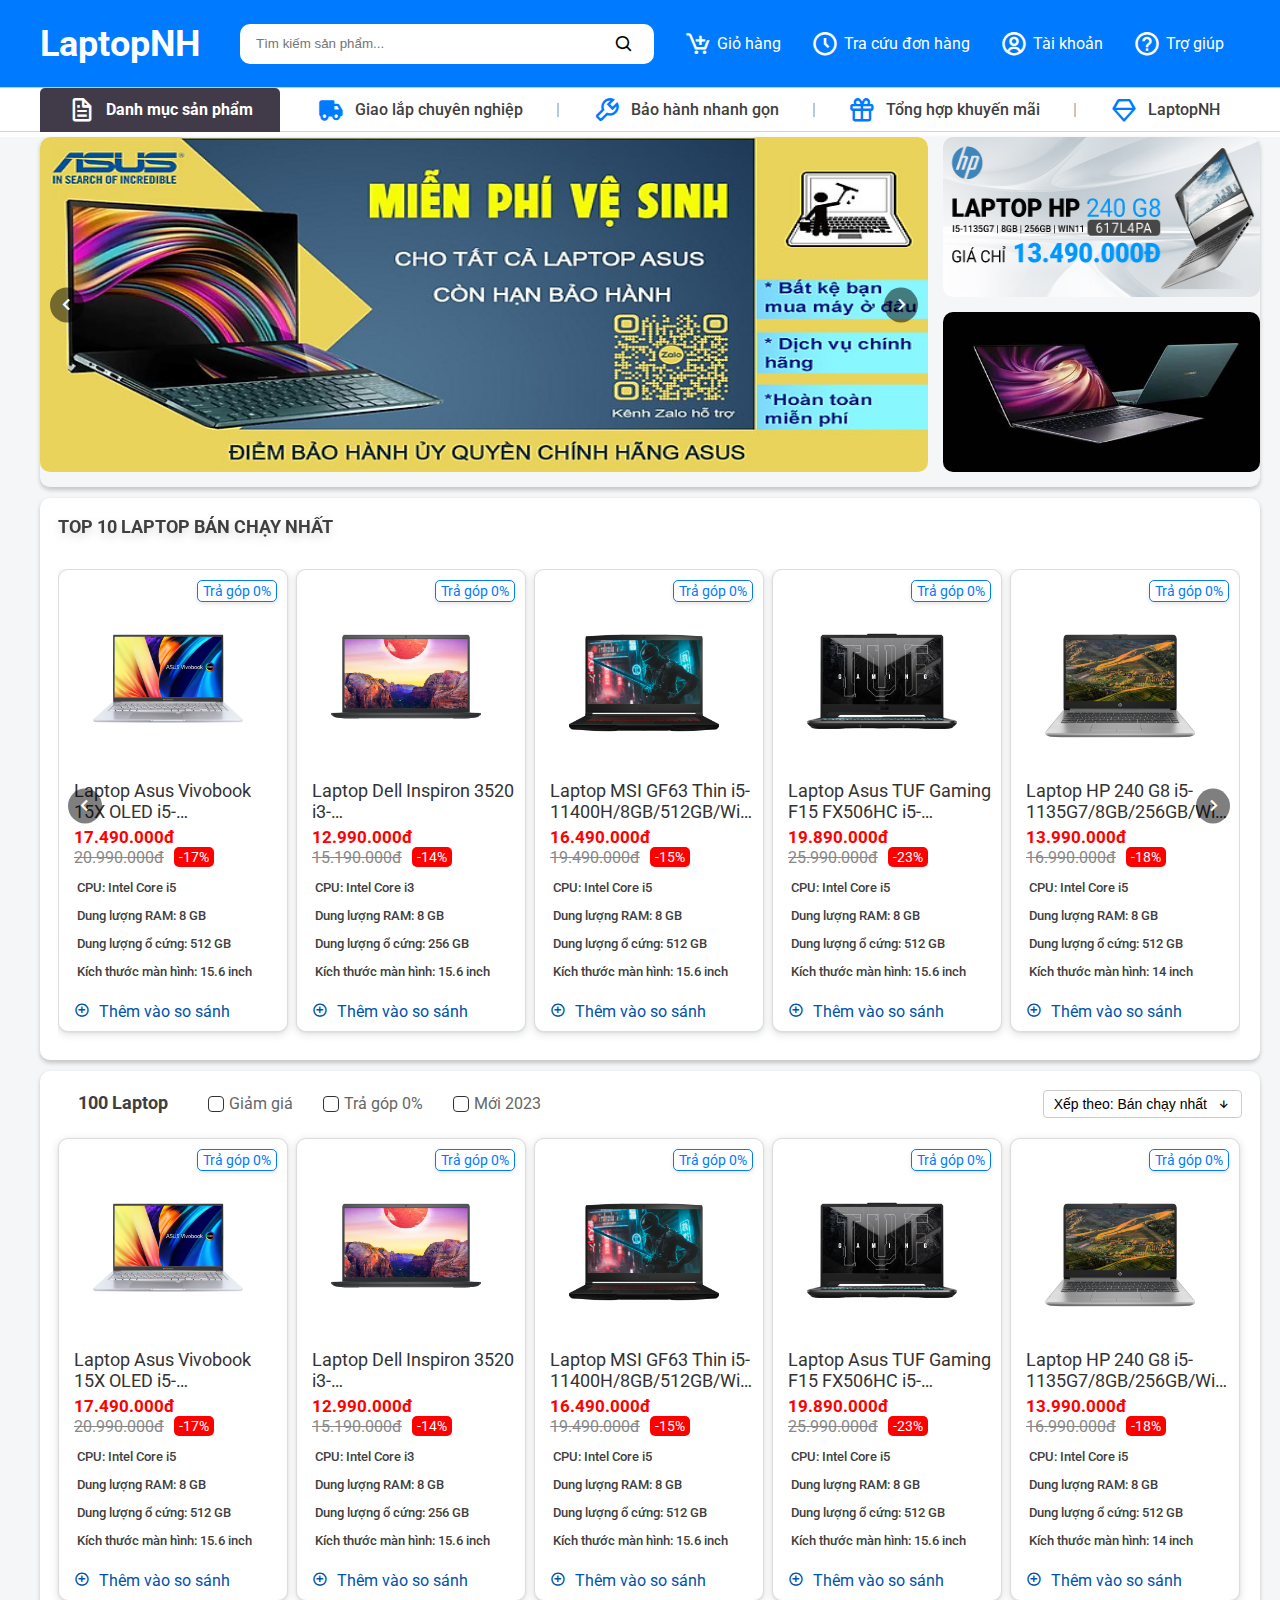
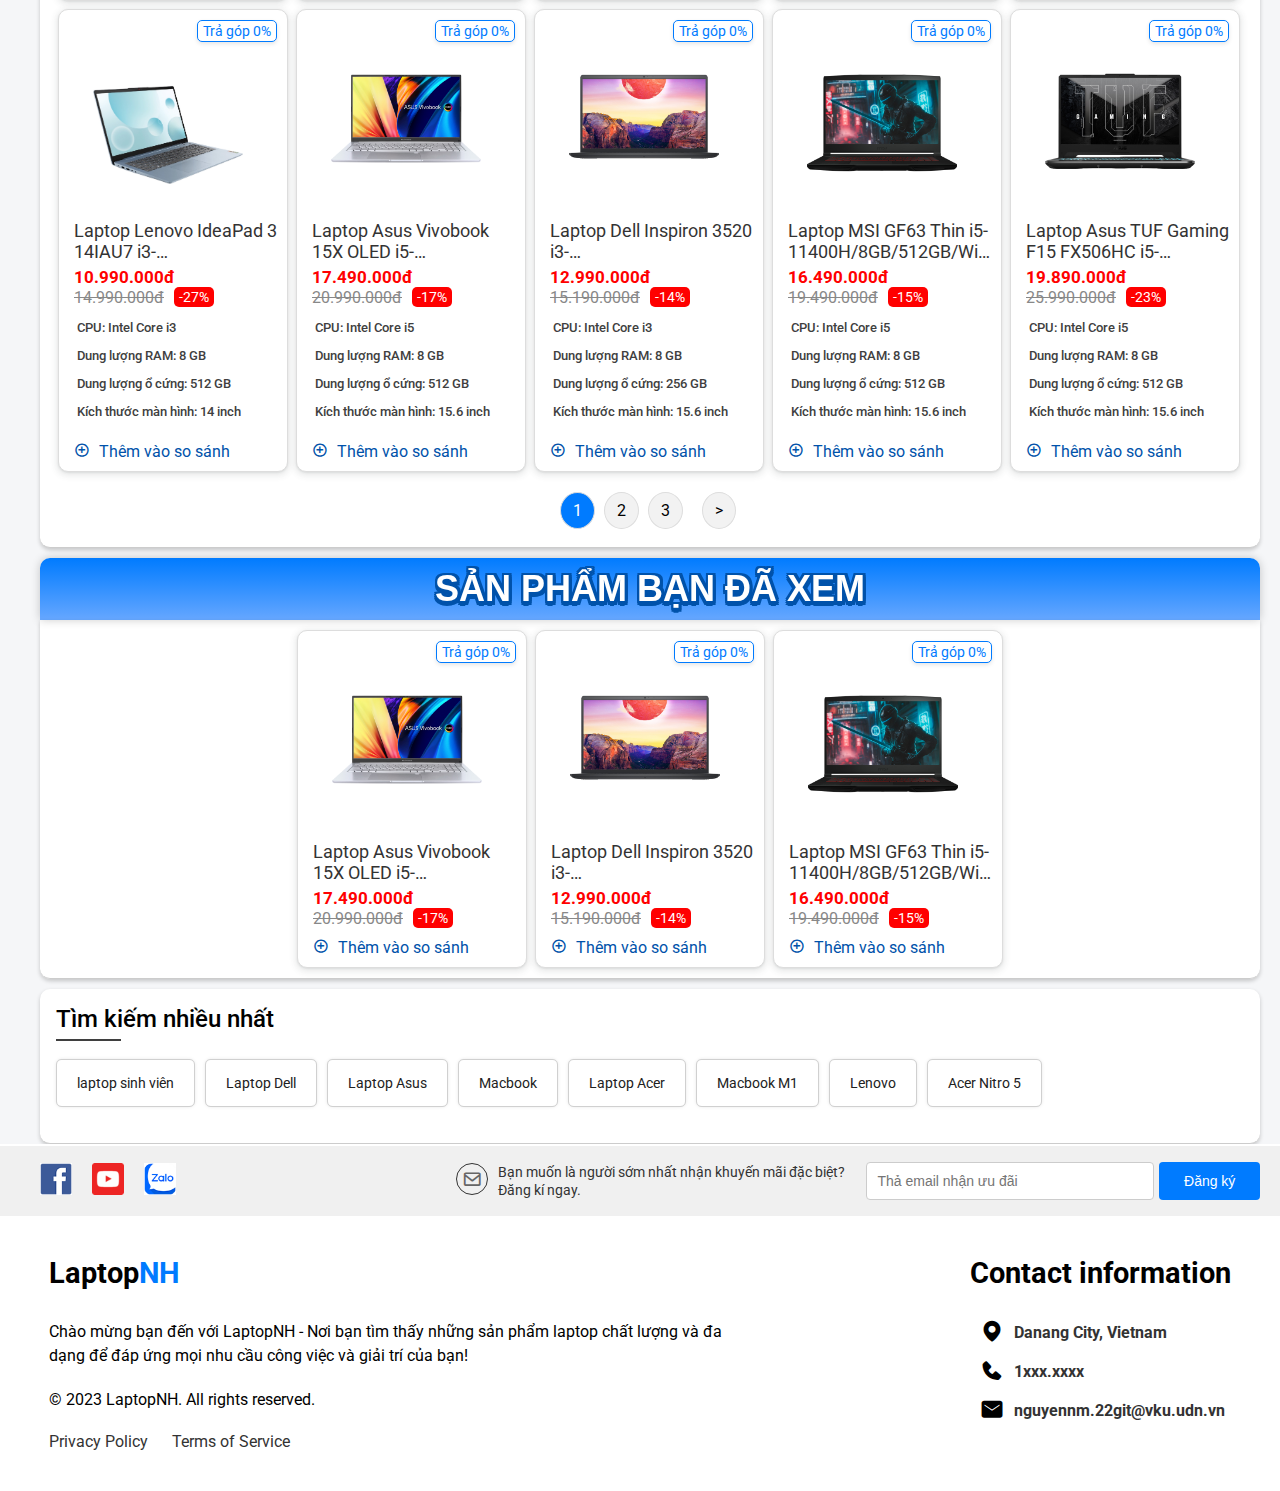
<file: index.html>
<!DOCTYPE html>
<html lang="en">
  <head>
    <meta charset="UTF-8" />
    <meta http-equiv="X-UA-Compatible" content="IE=edge" />
    <meta name="viewport" content="width=device-width, initial-scale=1.0" />
    <title>LaptopNH</title>
    <link
      href="https://unpkg.com/boxicons@2.1.4/css/boxicons.min.css"
      rel="stylesheet"
    />
    <link rel="stylesheet" href="./css/base.css" />
    <link rel="stylesheet" href="./css/style.css" />
  </head>
  <body>
    <header>
      <div class="header__container">
        <div class="header__brand">
          <a href="index.html">
            <span>LaptopNH</span>
          </a>
        </div>
        <nav class="navbar">
          <form class="nav__search" action="/search" method="GET">
            <input
              type="text"
              name="query"
              placeholder="Tìm kiếm sản phẩm..."
            />
            <button class="btn-search" type="submit">
              <i class="bx bx-search"></i>
            </button>
          </form>
          <ul class="nav__menu">
            <li class="nav__menu-item">
              <a href="#" class="cart-info-box">
                <i class="bx bx-cart-add"></i>
                <span>Giỏ hàng</span>
                <div class="cart-items-content">
                  <ul class="cart-items-list">
                    <li class="cart-item">
                      <img
                        src="./img/products/laptop_hp_14-CF2033WM.jpg"
                        alt=""
                      />
                      <span class="item-name">Laptop HP 14-CF2033WM</span>
                      <span class="item-price">8.000.000đ</span>
                    </li>
                    <li class="cart-item">
                      <img src="./img/products/Chuot-kd-HP-X4000.jpg" alt="" />
                      <span class="item-name">Chuột không dây HP X4000</span>
                      <span class="item-price">389.000đ</span>
                    </li>
                  </ul>
                  <div class="cart-actions">
                    <div class="total-price">
                      Tổng tiền: <span>8.389.000đ</span>
                    </div>
                    <button class="buy-button">Mua</button>
                  </div>
                </div>
              </a>
            </li>
            <li class="nav__menu-item">
              <a href="#" class="search-order">
                <i class="bx bx-time-five"></i>
                <span>Tra cứu đơn hàng</span>
              </a>
            </li>
            <li class="nav__menu-item">
              <a href="login.html" class="login-form">
                <i class="bx bx-user-circle"></i>
                <span>Tài khoản</span>
              </a>
            </li>
            <li class="nav__menu-item">
              <a href="#" class="tooltip">
                <i class="bx bx-help-circle"></i>
                <span>Trợ giúp</span>
                <div class="tooltip-content">
                  <p>Hotline: 1xxx xxxx</p>
                </div>
              </a>
            </li>
          </ul>
        </nav>
      </div>
    </header>

    <section class="second-menu">
      <div class="second-menu__category has-submenu">
        <a href="#">
          <i class="bx bx-file"></i>
          Danh mục sản phẩm
        </a>
        <ul class="submenu">
          <li class="has-submenu">
            <a href="#"
              ><i class="bx bx-laptop"></i> Laptop mới
              <i class="bx bx-chevron-right"></i
            ></a>
            <ul class="sub-submenu">
              <li><a href="#">Laptop Gaming</a></li>
              <li><a href="#">Laptop Văn phòng</a></li>
              <li><a href="#">Laptop Đồ họa</a></li>
            </ul>
          </li>
          <li class="has-submenu">
            <a href="#"
              ><i class="bx bx-headphone"></i> Phụ kiện laptop
              <i class="bx bx-chevron-right"></i
            ></a>
            <ul class="sub-submenu">
              <li><a href="#">Chuột</a></li>
              <li><a href="#">Bàn phím</a></li>
              <li><a href="#">Tai nghe</a></li>
            </ul>
          </li>
          <li style="margin-right: 50px">
            <a href="#"><i class="bx bx-wrench"></i> Sửa chữa Laptop </a>
          </li>
        </ul>
      </div>
      <ul class="second-menu__list">
        <li class="second-menu__item">
          <a href="#"><i class="bx bxs-truck"></i>Giao lắp chuyên nghiệp</a>
        </li>
        <div class="col-vertical">|</div>
        <li class="second-menu__item">
          <a href="#"><i class="bx bx-wrench"></i>Bảo hành nhanh gọn</a>
        </li>
        <div class="col-vertical">|</div>
        <li class="second-menu__item">
          <a href="#"><i class="bx bx-gift"></i>Tổng hợp khuyến mãi</a>
        </li>
        <div class="col-vertical">|</div>
        <li class="second-menu__item">
          <a href="#"><i class="bx bx-diamond"></i>LaptopNH</a>
        </li>
      </ul>
    </section>

    <main>
      <div class="banner">
        <div class="banner__left">
          <div class="banner__slider">
            <div class="banner__stage">
              <div class="banner__item">
                <a href="" class="banner__link">
                  <img src="./img/sliders/banner_1.jpg" alt="" />
                </a>
              </div>
              <div class="banner__item">
                <a href="" class="banner__link">
                  <img src="./img/sliders/banner_2.jpg" alt="" />
                </a>
              </div>
              <div class="banner__item">
                <a href="" class="banner__link">
                  <img src="./img/sliders/banner_3.png" alt="" />
                </a>
              </div>
              <div class="banner__item">
                <a href="" class="banner__link">
                  <img src="./img/sliders/banner_4.jpg" alt="" />
                </a>
              </div>
            </div>
            <div class="translate__button">
              <button class="translate__button-prev banner__btn">
                <i class="bx bx-chevron-left"></i>
              </button>
              <button class="translate__button-next banner__btn">
                <i class="bx bx-chevron-right"></i>
              </button>
            </div>
          </div>
        </div>
        <div class="banner__right">
          <div class="banner__image">
            <a href="" class="banner__top-image">
              <img src="./img/laptopHP.jpg" alt="" />
            </a>
            <a href="" class="banner__bottom-image">
              <img src="./img/huawei.jpg" alt="" />
            </a>
          </div>
        </div>
      </div>

      <div class="bestselling-product">
        <div class="bestselling-product__title">
          Top 10 Laptop bán chạy nhất
        </div>
        <div class="bestselling-product__carousel">
          <div class="bestselling-product__stage">
            <div class="product__item">
              <div class="product">
                <div class="product__header">
                  <div class="product-installment">
                    <span>Trả góp 0%</span>
                  </div>
                  <div class="product__image">
                    <img
                      src="./img/products/Asus_vivobook_15x_oled.jpg"
                      alt="Asus Vivobook 15X OLED"
                    />
                  </div>
                </div>
                <div class="product__body">
                  <div class="product-title">
                    <a href="product.html"
                      >Laptop Asus Vivobook 15X OLED i5-12500H/8GB4/512GB/Win11
                      A1503ZA-L1421W</a
                    >
                  </div>
                  <div class="product-price">
                    <span class="final-price">17.490.000đ</span>
                    <div class="before-price">
                      <span>20.990.000đ</span>
                      <div class="discount-percent"><span>-17%</span></div>
                    </div>
                  </div>
                  <div class="product-feature">
                    <span>CPU: Intel Core i5</span>
                    <span>Dung lượng RAM: 8 GB</span>
                    <span>Dung lượng ổ cứng: 512 GB</span>
                    <span>Kích thước màn hình: 15.6 inch</span>
                  </div>
                  <div class="product-campare">
                    <a href="" class="product-campare__link">
                      <i class="bx bx-plus-circle"></i>
                      <span>Thêm vào so sánh</span>
                    </a>
                  </div>
                </div>
              </div>
            </div>
            <div class="product__item">
              <div class="product">
                <div class="product__header">
                  <div class="product-installment">
                    <span>Trả góp 0%</span>
                  </div>
                  <div class="product__image">
                    <img
                      src="./img/products/Dell-inspiron-3520.jpg"
                      alt="Laptop Dell Inspiron 3520"
                    />
                  </div>
                </div>
                <div class="product__body">
                  <div class="product-title">
                    <a href="product.html"
                      >Laptop Dell Inspiron 3520 i3-1215U/8GB/256GB/Win11
                      I3U082W11BLU</a
                    >
                  </div>
                  <div class="product-price">
                    <span class="final-price">12.990.000đ</span>
                    <div class="before-price">
                      <span>15.190.000đ</span>
                      <div class="discount-percent"><span>-14%</span></div>
                    </div>
                  </div>
                  <div class="product-feature">
                    <span>CPU: Intel Core i3</span>
                    <span>Dung lượng RAM: 8 GB</span>
                    <span>Dung lượng ổ cứng: 256 GB</span>
                    <span>Kích thước màn hình: 15.6 inch</span>
                  </div>
                  <div class="product-campare">
                    <a href="" class="product-campare__link">
                      <i class="bx bx-plus-circle"></i>
                      <span>Thêm vào so sánh</span>
                    </a>
                  </div>
                </div>
              </div>
            </div>
            <div class="product__item">
              <div class="product">
                <div class="product__header">
                  <div class="product-installment">
                    <span>Trả góp 0%</span>
                  </div>
                  <div class="product__image">
                    <img
                      src="./img/products/Msi-gf63-thin.jpg"
                      alt="Asus MSI GF63 Thin"
                    />
                  </div>
                </div>
                <div class="product__body">
                  <div class="product-title">
                    <a href="product.html"
                      >Laptop MSI GF63 Thin i5-11400H/8GB/512GB/Win11
                      (11SC-664VN)</a
                    >
                  </div>
                  <div class="product-price">
                    <span class="final-price">16.490.000đ</span>
                    <div class="before-price">
                      <span>19.490.000đ</span>
                      <div class="discount-percent"><span>-15%</span></div>
                    </div>
                  </div>
                  <div class="product-feature">
                    <span>CPU: Intel Core i5</span>
                    <span>Dung lượng RAM: 8 GB</span>
                    <span>Dung lượng ổ cứng: 512 GB</span>
                    <span>Kích thước màn hình: 15.6 inch</span>
                  </div>
                  <div class="product-campare">
                    <a href="" class="product-campare__link">
                      <i class="bx bx-plus-circle"></i>
                      <span>Thêm vào so sánh</span>
                    </a>
                  </div>
                </div>
              </div>
            </div>
            <div class="product__item">
              <div class="product">
                <div class="product__header">
                  <div class="product-installment">
                    <span>Trả góp 0%</span>
                  </div>
                  <div class="product__image">
                    <img
                      src="./img/products/Asus-tuf-gaming-f15-fx506hc.jpg"
                      alt="Asus TUF Gaming F15 FX506HC"
                    />
                  </div>
                </div>
                <div class="product__body">
                  <div class="product-title">
                    <a href="product.html"
                      >Laptop Asus TUF Gaming F15 FX506HC
                      i5-11400H/8GB/512GB/Win11 HN144W</a
                    >
                  </div>
                  <div class="product-price">
                    <span class="final-price">19.890.000đ</span>
                    <div class="before-price">
                      <span>25.990.000đ</span>
                      <div class="discount-percent"><span>-23%</span></div>
                    </div>
                  </div>
                  <div class="product-feature">
                    <span>CPU: Intel Core i5</span>
                    <span>Dung lượng RAM: 8 GB</span>
                    <span>Dung lượng ổ cứng: 512 GB</span>
                    <span>Kích thước màn hình: 15.6 inch</span>
                  </div>
                  <div class="product-campare">
                    <a href="" class="product-campare__link">
                      <i class="bx bx-plus-circle"></i>
                      <span>Thêm vào so sánh</span>
                    </a>
                  </div>
                </div>
              </div>
            </div>
            <div class="product__item">
              <div class="product">
                <div class="product__header">
                  <div class="product-installment">
                    <span>Trả góp 0%</span>
                  </div>
                  <div class="product__image">
                    <img src="./img/products/Hp-240-g8.jpg" alt="HP 240 G8" />
                  </div>
                </div>
                <div class="product__body">
                  <div class="product-title">
                    <a href="product.html"
                      >Laptop HP 240 G8 i5-1135G7/8GB/256GB/Win11 617L4PA</a
                    >
                  </div>
                  <div class="product-price">
                    <span class="final-price">13.990.000đ</span>
                    <div class="before-price">
                      <span>16.990.000đ</span>
                      <div class="discount-percent"><span>-18%</span></div>
                    </div>
                  </div>
                  <div class="product-feature">
                    <span>CPU: Intel Core i5</span>
                    <span>Dung lượng RAM: 8 GB</span>
                    <span>Dung lượng ổ cứng: 512 GB</span>
                    <span>Kích thước màn hình: 14 inch</span>
                  </div>
                  <div class="product-campare">
                    <a href="" class="product-campare__link">
                      <i class="bx bx-plus-circle"></i>
                      <span>Thêm vào so sánh</span>
                    </a>
                  </div>
                </div>
              </div>
            </div>
            <div class="product__item">
              <div class="product">
                <div class="product__header">
                  <div class="product-installment">
                    <span>Trả góp 0%</span>
                  </div>
                  <div class="product__image">
                    <img
                      src="./img/products/Lenovo-ideapad-3-14iau7.jpg"
                      alt="Lenovo IdeaPad 3 14IAU7"
                    />
                  </div>
                </div>
                <div class="product__body">
                  <div class="product-title">
                    <a href="product.html"
                      >Laptop Lenovo IdeaPad 3 14IAU7 i3-1215U/8GB/512GB/Win11
                      82RJ001AVN</a
                    >
                  </div>
                  <div class="product-price">
                    <span class="final-price">10.990.000đ</span>
                    <div class="before-price">
                      <span>14.990.000đ</span>
                      <div class="discount-percent"><span>-27%</span></div>
                    </div>
                  </div>
                  <div class="product-feature">
                    <span>CPU: Intel Core i3</span>
                    <span>Dung lượng RAM: 8 GB</span>
                    <span>Dung lượng ổ cứng: 512 GB</span>
                    <span>Kích thước màn hình: 14 inch</span>
                  </div>
                  <div class="product-campare">
                    <a href="" class="product-campare__link">
                      <i class="bx bx-plus-circle"></i>
                      <span>Thêm vào so sánh</span>
                    </a>
                  </div>
                </div>
              </div>
            </div>
          </div>
          <div class="bestselling-product__nav">
            <button class="translate__button-prev bestselling-product__btn">
              <i class="bx bx-chevron-left"></i>
            </button>
            <button class="translate__button-next bestselling-product__btn">
              <i class="bx bx-chevron-right"></i>
            </button>
          </div>
        </div>
      </div>

      <div class="product__container">
        <!-- <div class="product__filter"></div> -->
        <div class="product__content">
          <div class="product__sort">
            <div class="product__sort-total">
              <span>100 Laptop</span>
            </div>
            <div class="product__sort-checkbox">
              <a href="" class="check-item">
                <span class="tick-checkbox"></span>
                <p>Giảm giá</p>
              </a>
              <a href="" class="check-item">
                <span class="tick-checkbox"></span>
                <p>Trả góp 0%</p>
              </a>
              <a href="" class="check-item">
                <span class="tick-checkbox"></span>
                <p>Mới 2023</p>
              </a>
            </div>
            <div class="product__sort-sort">
              <div class="dropdown">
                <button class="dropdown-active" onclick="toggleDropdown()">
                  <span>Xếp theo: Bán chạy nhất</span>
                  <i class="bx bx-down-arrow-alt"></i>
                </button>
                <div class="dropdown__content" id="dropdownContent">
                  <div class="dropdown__item">
                    <a href="">Quan tâm nhất</a>
                  </div>
                  <div class="dropdown__item">
                    <a href="">Giá thấp đến cao</a>
                  </div>
                  <div class="dropdown__item">
                    <a href="">Giá cao xuống thấp</a>
                  </div>
                  <div class="dropdown__item">
                    <a href="" class="active">Bán chạy nhất</a>
                  </div>
                </div>
              </div>
            </div>
          </div>
          <div class="product__list show">
            <div class="product__item">
              <div class="product">
                <div class="product__header">
                  <div class="product-installment">
                    <span>Trả góp 0%</span>
                  </div>
                  <div class="product__image">
                    <img
                      src="./img/products/Asus_vivobook_15x_oled.jpg"
                      alt="Asus Vivobook 15X OLED"
                    />
                  </div>
                </div>
                <div class="product__body">
                  <div class="product-title">
                    <a href="product.html"
                      >Laptop Asus Vivobook 15X OLED i5-12500H/8GB4/512GB/Win11
                      A1503ZA-L1421W</a
                    >
                  </div>
                  <div class="product-price">
                    <span class="final-price">17.490.000đ</span>
                    <div class="before-price">
                      <span>20.990.000đ</span>
                      <div class="discount-percent"><span>-17%</span></div>
                    </div>
                  </div>
                  <div class="product-feature">
                    <span>CPU: Intel Core i5</span>
                    <span>Dung lượng RAM: 8 GB</span>
                    <span>Dung lượng ổ cứng: 512 GB</span>
                    <span>Kích thước màn hình: 15.6 inch</span>
                  </div>
                  <div class="product-campare">
                    <a href="" class="product-campare__link">
                      <i class="bx bx-plus-circle"></i>
                      <span>Thêm vào so sánh</span>
                    </a>
                  </div>
                </div>
              </div>
            </div>
            <div class="product__item">
              <div class="product">
                <div class="product__header">
                  <div class="product-installment">
                    <span>Trả góp 0%</span>
                  </div>
                  <div class="product__image">
                    <img
                      src="./img/products/Dell-inspiron-3520.jpg"
                      alt="Laptop Dell Inspiron 3520"
                    />
                  </div>
                </div>
                <div class="product__body">
                  <div class="product-title">
                    <a href="product.html"
                      >Laptop Dell Inspiron 3520 i3-1215U/8GB/256GB/Win11
                      I3U082W11BLU</a
                    >
                  </div>
                  <div class="product-price">
                    <span class="final-price">12.990.000đ</span>
                    <div class="before-price">
                      <span>15.190.000đ</span>
                      <div class="discount-percent"><span>-14%</span></div>
                    </div>
                  </div>
                  <div class="product-feature">
                    <span>CPU: Intel Core i3</span>
                    <span>Dung lượng RAM: 8 GB</span>
                    <span>Dung lượng ổ cứng: 256 GB</span>
                    <span>Kích thước màn hình: 15.6 inch</span>
                  </div>
                  <div class="product-campare">
                    <a href="" class="product-campare__link">
                      <i class="bx bx-plus-circle"></i>
                      <span>Thêm vào so sánh</span>
                    </a>
                  </div>
                </div>
              </div>
            </div>
            <div class="product__item">
              <div class="product">
                <div class="product__header">
                  <div class="product-installment">
                    <span>Trả góp 0%</span>
                  </div>
                  <div class="product__image">
                    <img
                      src="./img/products/Msi-gf63-thin.jpg"
                      alt="Asus MSI GF63 Thin"
                    />
                  </div>
                </div>
                <div class="product__body">
                  <div class="product-title">
                    <a href="product.html"
                      >Laptop MSI GF63 Thin i5-11400H/8GB/512GB/Win11
                      (11SC-664VN)</a
                    >
                  </div>
                  <div class="product-price">
                    <span class="final-price">16.490.000đ</span>
                    <div class="before-price">
                      <span>19.490.000đ</span>
                      <div class="discount-percent"><span>-15%</span></div>
                    </div>
                  </div>
                  <div class="product-feature">
                    <span>CPU: Intel Core i5</span>
                    <span>Dung lượng RAM: 8 GB</span>
                    <span>Dung lượng ổ cứng: 512 GB</span>
                    <span>Kích thước màn hình: 15.6 inch</span>
                  </div>
                  <div class="product-campare">
                    <a href="" class="product-campare__link">
                      <i class="bx bx-plus-circle"></i>
                      <span>Thêm vào so sánh</span>
                    </a>
                  </div>
                </div>
              </div>
            </div>
            <div class="product__item">
              <div class="product">
                <div class="product__header">
                  <div class="product-installment">
                    <span>Trả góp 0%</span>
                  </div>
                  <div class="product__image">
                    <img
                      src="./img/products/Asus-tuf-gaming-f15-fx506hc.jpg"
                      alt="Asus TUF Gaming F15 FX506HC"
                    />
                  </div>
                </div>
                <div class="product__body">
                  <div class="product-title">
                    <a href="product.html"
                      >Laptop Asus TUF Gaming F15 FX506HC
                      i5-11400H/8GB/512GB/Win11 HN144W</a
                    >
                  </div>
                  <div class="product-price">
                    <span class="final-price">19.890.000đ</span>
                    <div class="before-price">
                      <span>25.990.000đ</span>
                      <div class="discount-percent"><span>-23%</span></div>
                    </div>
                  </div>
                  <div class="product-feature">
                    <span>CPU: Intel Core i5</span>
                    <span>Dung lượng RAM: 8 GB</span>
                    <span>Dung lượng ổ cứng: 512 GB</span>
                    <span>Kích thước màn hình: 15.6 inch</span>
                  </div>
                  <div class="product-campare">
                    <a href="" class="product-campare__link">
                      <i class="bx bx-plus-circle"></i>
                      <span>Thêm vào so sánh</span>
                    </a>
                  </div>
                </div>
              </div>
            </div>
            <div class="product__item">
              <div class="product">
                <div class="product__header">
                  <div class="product-installment">
                    <span>Trả góp 0%</span>
                  </div>
                  <div class="product__image">
                    <img src="./img/products/Hp-240-g8.jpg" alt="HP 240 G8" />
                  </div>
                </div>
                <div class="product__body">
                  <div class="product-title">
                    <a href="product.html"
                      >Laptop HP 240 G8 i5-1135G7/8GB/256GB/Win11 617L4PA</a
                    >
                  </div>
                  <div class="product-price">
                    <span class="final-price">13.990.000đ</span>
                    <div class="before-price">
                      <span>16.990.000đ</span>
                      <div class="discount-percent"><span>-18%</span></div>
                    </div>
                  </div>
                  <div class="product-feature">
                    <span>CPU: Intel Core i5</span>
                    <span>Dung lượng RAM: 8 GB</span>
                    <span>Dung lượng ổ cứng: 512 GB</span>
                    <span>Kích thước màn hình: 14 inch</span>
                  </div>
                  <div class="product-campare">
                    <a href="" class="product-campare__link">
                      <i class="bx bx-plus-circle"></i>
                      <span>Thêm vào so sánh</span>
                    </a>
                  </div>
                </div>
              </div>
            </div>
            <div class="product__item">
              <div class="product">
                <div class="product__header">
                  <div class="product-installment">
                    <span>Trả góp 0%</span>
                  </div>
                  <div class="product__image">
                    <img
                      src="./img/products/Lenovo-ideapad-3-14iau7.jpg"
                      alt="Lenovo IdeaPad 3 14IAU7"
                    />
                  </div>
                </div>
                <div class="product__body">
                  <div class="product-title">
                    <a href="product.html"
                      >Laptop Lenovo IdeaPad 3 14IAU7 i3-1215U/8GB/512GB/Win11
                      82RJ001AVN</a
                    >
                  </div>
                  <div class="product-price">
                    <span class="final-price">10.990.000đ</span>
                    <div class="before-price">
                      <span>14.990.000đ</span>
                      <div class="discount-percent"><span>-27%</span></div>
                    </div>
                  </div>
                  <div class="product-feature">
                    <span>CPU: Intel Core i3</span>
                    <span>Dung lượng RAM: 8 GB</span>
                    <span>Dung lượng ổ cứng: 512 GB</span>
                    <span>Kích thước màn hình: 14 inch</span>
                  </div>
                  <div class="product-campare">
                    <a href="" class="product-campare__link">
                      <i class="bx bx-plus-circle"></i>
                      <span>Thêm vào so sánh</span>
                    </a>
                  </div>
                </div>
              </div>
            </div>
            <div class="product__item">
              <div class="product">
                <div class="product__header">
                  <div class="product-installment">
                    <span>Trả góp 0%</span>
                  </div>
                  <div class="product__image">
                    <img
                      src="./img/products/Asus_vivobook_15x_oled.jpg"
                      alt="Asus Vivobook 15X OLED"
                    />
                  </div>
                </div>
                <div class="product__body">
                  <div class="product-title">
                    <a href="product.html"
                      >Laptop Asus Vivobook 15X OLED i5-12500H/8GB4/512GB/Win11
                      A1503ZA-L1421W</a
                    >
                  </div>
                  <div class="product-price">
                    <span class="final-price">17.490.000đ</span>
                    <div class="before-price">
                      <span>20.990.000đ</span>
                      <div class="discount-percent"><span>-17%</span></div>
                    </div>
                  </div>
                  <div class="product-feature">
                    <span>CPU: Intel Core i5</span>
                    <span>Dung lượng RAM: 8 GB</span>
                    <span>Dung lượng ổ cứng: 512 GB</span>
                    <span>Kích thước màn hình: 15.6 inch</span>
                  </div>
                  <div class="product-campare">
                    <a href="" class="product-campare__link">
                      <i class="bx bx-plus-circle"></i>
                      <span>Thêm vào so sánh</span>
                    </a>
                  </div>
                </div>
              </div>
            </div>
            <div class="product__item">
              <div class="product">
                <div class="product__header">
                  <div class="product-installment">
                    <span>Trả góp 0%</span>
                  </div>
                  <div class="product__image">
                    <img
                      src="./img/products/Dell-inspiron-3520.jpg"
                      alt="Laptop Dell Inspiron 3520"
                    />
                  </div>
                </div>
                <div class="product__body">
                  <div class="product-title">
                    <a href="product.html"
                      >Laptop Dell Inspiron 3520 i3-1215U/8GB/256GB/Win11
                      I3U082W11BLU</a
                    >
                  </div>
                  <div class="product-price">
                    <span class="final-price">12.990.000đ</span>
                    <div class="before-price">
                      <span>15.190.000đ</span>
                      <div class="discount-percent"><span>-14%</span></div>
                    </div>
                  </div>
                  <div class="product-feature">
                    <span>CPU: Intel Core i3</span>
                    <span>Dung lượng RAM: 8 GB</span>
                    <span>Dung lượng ổ cứng: 256 GB</span>
                    <span>Kích thước màn hình: 15.6 inch</span>
                  </div>
                  <div class="product-campare">
                    <a href="" class="product-campare__link">
                      <i class="bx bx-plus-circle"></i>
                      <span>Thêm vào so sánh</span>
                    </a>
                  </div>
                </div>
              </div>
            </div>
            <div class="product__item">
              <div class="product">
                <div class="product__header">
                  <div class="product-installment">
                    <span>Trả góp 0%</span>
                  </div>
                  <div class="product__image">
                    <img
                      src="./img/products/Msi-gf63-thin.jpg"
                      alt="Asus MSI GF63 Thin"
                    />
                  </div>
                </div>
                <div class="product__body">
                  <div class="product-title">
                    <a href="product.html"
                      >Laptop MSI GF63 Thin i5-11400H/8GB/512GB/Win11
                      (11SC-664VN)</a
                    >
                  </div>
                  <div class="product-price">
                    <span class="final-price">16.490.000đ</span>
                    <div class="before-price">
                      <span>19.490.000đ</span>
                      <div class="discount-percent"><span>-15%</span></div>
                    </div>
                  </div>
                  <div class="product-feature">
                    <span>CPU: Intel Core i5</span>
                    <span>Dung lượng RAM: 8 GB</span>
                    <span>Dung lượng ổ cứng: 512 GB</span>
                    <span>Kích thước màn hình: 15.6 inch</span>
                  </div>
                  <div class="product-campare">
                    <a href="" class="product-campare__link">
                      <i class="bx bx-plus-circle"></i>
                      <span>Thêm vào so sánh</span>
                    </a>
                  </div>
                </div>
              </div>
            </div>
            <div class="product__item">
              <div class="product">
                <div class="product__header">
                  <div class="product-installment">
                    <span>Trả góp 0%</span>
                  </div>
                  <div class="product__image">
                    <img
                      src="./img/products/Asus-tuf-gaming-f15-fx506hc.jpg"
                      alt="Asus TUF Gaming F15 FX506HC"
                    />
                  </div>
                </div>
                <div class="product__body">
                  <div class="product-title">
                    <a href="product.html"
                      >Laptop Asus TUF Gaming F15 FX506HC
                      i5-11400H/8GB/512GB/Win11 HN144W</a
                    >
                  </div>
                  <div class="product-price">
                    <span class="final-price">19.890.000đ</span>
                    <div class="before-price">
                      <span>25.990.000đ</span>
                      <div class="discount-percent"><span>-23%</span></div>
                    </div>
                  </div>
                  <div class="product-feature">
                    <span>CPU: Intel Core i5</span>
                    <span>Dung lượng RAM: 8 GB</span>
                    <span>Dung lượng ổ cứng: 512 GB</span>
                    <span>Kích thước màn hình: 15.6 inch</span>
                  </div>
                  <div class="product-campare">
                    <a href="" class="product-campare__link">
                      <i class="bx bx-plus-circle"></i>
                      <span>Thêm vào so sánh</span>
                    </a>
                  </div>
                </div>
              </div>
            </div>
          </div>
          <div class="product__list">
            <div class="product__item">
              <div class="product">
                <div class="product__header">
                  <div class="product-installment">
                    <span>Trả góp 0%</span>
                  </div>
                  <div class="product__image">
                    <img
                      src="./img/products/Asus_vivobook_15x_oled.jpg"
                      alt="Asus Vivobook 15X OLED"
                    />
                  </div>
                </div>
                <div class="product__body">
                  <div class="product-title">
                    <a href="product.html"
                      >Laptop Asus Vivobook 15X OLED i5-12500H/8GB4/512GB/Win11
                      A1503ZA-L1421W</a
                    >
                  </div>
                  <div class="product-price">
                    <span class="final-price">17.490.000đ</span>
                    <div class="before-price">
                      <span>20.990.000đ</span>
                      <div class="discount-percent"><span>-17%</span></div>
                    </div>
                  </div>
                  <div class="product-feature">
                    <span>CPU: Intel Core i5</span>
                    <span>Dung lượng RAM: 8 GB</span>
                    <span>Dung lượng ổ cứng: 512 GB</span>
                    <span>Kích thước màn hình: 15.6 inch</span>
                  </div>
                  <div class="product-campare">
                    <a href="" class="product-campare__link">
                      <i class="bx bx-plus-circle"></i>
                      <span>Thêm vào so sánh</span>
                    </a>
                  </div>
                </div>
              </div>
            </div>
          </div>
          <div class="product__list">
            <div class="product__item">
              <div class="product">
                <div class="product__header">
                  <div class="product-installment">
                    <span>Trả góp 0%</span>
                  </div>
                  <div class="product__image">
                    <img
                      src="./img/products/Asus_vivobook_15x_oled.jpg"
                      alt="Asus Vivobook 15X OLED"
                    />
                  </div>
                </div>
                <div class="product__body">
                  <div class="product-title">
                    <a href="product.html"
                      >Laptop Asus Vivobook 15X OLED i5-12500H/8GB4/512GB/Win11
                      A1503ZA-L1421W</a
                    >
                  </div>
                  <div class="product-price">
                    <span class="final-price">17.490.000đ</span>
                    <div class="before-price">
                      <span>20.990.000đ</span>
                      <div class="discount-percent"><span>-17%</span></div>
                    </div>
                  </div>
                  <div class="product-feature">
                    <span>CPU: Intel Core i5</span>
                    <span>Dung lượng RAM: 8 GB</span>
                    <span>Dung lượng ổ cứng: 512 GB</span>
                    <span>Kích thước màn hình: 15.6 inch</span>
                  </div>
                  <div class="product-campare">
                    <a href="" class="product-campare__link">
                      <i class="bx bx-plus-circle"></i>
                      <span>Thêm vào so sánh</span>
                    </a>
                  </div>
                </div>
              </div>
            </div>
          </div>
          <div class="pagination">
            <a href="#" class="previous">&lt;</a>
            <a href="#" class="page active">1</a>
            <a href="#" class="page">2</a>
            <a href="#" class="page">3</a>
            <a href="#" class="next">&gt;</a>
          </div>
        </div>
      </div>

      <div class="viewed-product">
        <div class="viewed-product__title">
          <span>Sản phẩm bạn đã xem</span>
        </div>
        <div class="viewed-product__container">
          <div class="product__item">
            <div class="product">
              <div class="product__header">
                <div class="product-installment">
                  <span>Trả góp 0%</span>
                </div>
                <div class="product__image">
                  <img
                    src="./img/products/Asus_vivobook_15x_oled.jpg"
                    alt="Asus Vivobook 15X OLED"
                  />
                </div>
              </div>
              <div class="product__body">
                <div class="product-title">
                  <a href="product.html"
                    >Laptop Asus Vivobook 15X OLED i5-12500H/8GB4/512GB/Win11
                    A1503ZA-L1421W</a
                  >
                </div>
                <div class="product-price">
                  <span class="final-price">17.490.000đ</span>
                  <div class="before-price">
                    <span>20.990.000đ</span>
                    <div class="discount-percent"><span>-17%</span></div>
                  </div>
                </div>
                <div class="product-campare">
                  <a href="" class="product-campare__link">
                    <i class="bx bx-plus-circle"></i>
                    <span>Thêm vào so sánh</span>
                  </a>
                </div>
              </div>
            </div>
          </div>
          <div class="product__item">
            <div class="product">
              <div class="product__header">
                <div class="product-installment">
                  <span>Trả góp 0%</span>
                </div>
                <div class="product__image">
                  <img
                    src="./img/products/Dell-inspiron-3520.jpg"
                    alt="Laptop Dell Inspiron 3520"
                  />
                </div>
              </div>
              <div class="product__body">
                <div class="product-title">
                  <a href="product.html"
                    >Laptop Dell Inspiron 3520 i3-1215U/8GB/256GB/Win11
                    I3U082W11BLU</a
                  >
                </div>
                <div class="product-price">
                  <span class="final-price">12.990.000đ</span>
                  <div class="before-price">
                    <span>15.190.000đ</span>
                    <div class="discount-percent"><span>-14%</span></div>
                  </div>
                </div>
                <div class="product-campare">
                  <a href="" class="product-campare__link">
                    <i class="bx bx-plus-circle"></i>
                    <span>Thêm vào so sánh</span>
                  </a>
                </div>
              </div>
            </div>
          </div>
          <div class="product__item">
            <div class="product">
              <div class="product__header">
                <div class="product-installment">
                  <span>Trả góp 0%</span>
                </div>
                <div class="product__image">
                  <img
                    src="./img/products/Msi-gf63-thin.jpg"
                    alt="Asus MSI GF63 Thin"
                  />
                </div>
              </div>
              <div class="product__body">
                <div class="product-title">
                  <a href="product.html"
                    >Laptop MSI GF63 Thin i5-11400H/8GB/512GB/Win11
                    (11SC-664VN)</a
                  >
                </div>
                <div class="product-price">
                  <span class="final-price">16.490.000đ</span>
                  <div class="before-price">
                    <span>19.490.000đ</span>
                    <div class="discount-percent"><span>-15%</span></div>
                  </div>
                </div>
                <div class="product-campare">
                  <a href="" class="product-campare__link">
                    <i class="bx bx-plus-circle"></i>
                    <span>Thêm vào so sánh</span>
                  </a>
                </div>
              </div>
            </div>
          </div>
        </div>
      </div>

      <div class="popular-searchkeys">
        <span class="searchkey__title"> Tìm kiếm nhiều nhất </span>
        <div class="searchkey__list">
          <div class="searchkey__items">
            <div class="searchkey__item">
              <a href="">laptop sinh viên</a>
            </div>
            <div class="searchkey__item">
              <a href="">Laptop Dell</a>
            </div>
            <div class="searchkey__item">
              <a href="">Laptop Asus</a>
            </div>
            <div class="searchkey__item">
              <a href="">Macbook</a>
            </div>
            <div class="searchkey__item">
              <a href="">Laptop Acer</a>
            </div>
            <div class="searchkey__item">
              <a href="">Macbook M1</a>
            </div>
            <div class="searchkey__item">
              <a href="">Lenovo</a>
            </div>
            <div class="searchkey__item">
              <a href="">Acer Nitro 5</a>
            </div>
          </div>
        </div>
      </div>
    </main>

    <footer>
      <div class="subscribe-footer">
        <div class="subscribe__container">
          <ul class="connect-with-us">
            <li>
              <a href=""><img src="./img/socials/icon_fb.png" alt="" /></a>
            </li>
            <li>
              <a href=""><img src="./img/socials/icon_ytb.png" alt="" /></a>
            </li>
            <li>
              <a href=""><img src="./img/socials/icon_zalo.png" alt="" /></a>
            </li>
          </ul>
          <div class="subscribe-title">
            <span class="icon">
              <i class="bx bx-envelope"></i>
            </span>
            <p>
              Bạn muốn là người sớm nhất nhận khuyến mãi đặc biệt?<br />Đăng kí
              ngay.
            </p>
          </div>
          <div class="email-box">
            <form action="" class="processed-form">
              <input
                type="email"
                placeholder="Thả email nhận ưu đãi"
                class="subcribe-email"
              />
              <button class="btn-submit">Đăng ký</button>
            </form>
          </div>
        </div>
      </div>

      <div class="footer__content">
        <div class="footer__box">
          <h2>Laptop<span class="highlight">NH</span></h2>
          <div class="content">
            <p>
              Chào mừng bạn đến với LaptopNH - Nơi bạn tìm thấy những sản phẩm
              laptop chất lượng và đa dạng để đáp ứng mọi nhu cầu công việc và
              giải trí của bạn!
            </p>
            <p>&copy; 2023 LaptopNH. All rights reserved.</p>
            <ul class="footer__menu">
              <li><a href="#">Privacy Policy</a></li>
              <li><a href="#">Terms of Service</a></li>
            </ul>
          </div>
        </div>

        <div class="footer__box">
          <h2>Contact information</h2>
          <div class="content">
            <div class="place">
              <span class="bx bxs-map"></span>
              <span class="text">Danang City, Vietnam</span>
            </div>
            <div class="phone">
              <span class="bx bxs-phone"></span>
              <span class="text">1xxx.xxxx</span>
            </div>
            <div class="email">
              <span class="bx bxs-envelope"></span>
              <span class="text">nguyennm.22git@vku.udn.vn</span>
            </div>
          </div>
        </div>
      </div>
    </footer>

    <script src="./js/main.js"></script>
  </body>
</html>
</file>
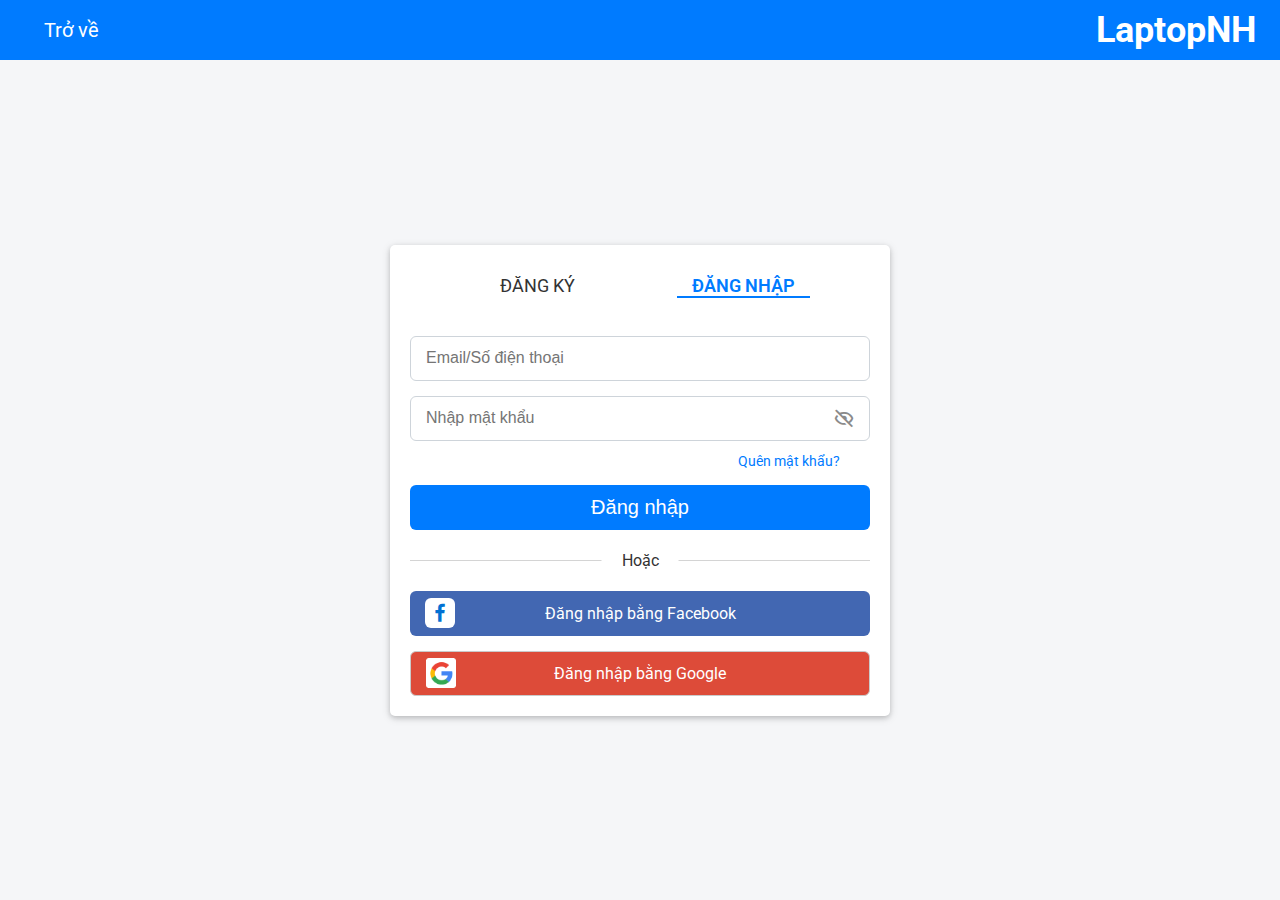
<file: login.html>
<!DOCTYPE html>
<html lang="en">
  <head>
    <meta charset="UTF-8" />
    <meta http-equiv="X-UA-Compatible" content="IE=edge" />
    <meta name="viewport" content="width=device-width, initial-scale=1.0" />
    <title>Tài khoản</title>
    <link
      href="https://unpkg.com/boxicons@2.1.4/css/boxicons.min.css"
      rel="stylesheet"
    />
    <link rel="stylesheet" href="./css/base.css" />
    <link rel="stylesheet" href="./css/login.css" />
  </head>
  <body>
    <header>
      <div class="header__page">
        <a href="index.html" class="btn-return">Trở về</a>
        <a href="index.html" class="header__brand">LaptopNH</a>
      </div>
    </header>

    <main>
      <section class="form-wrapper">
        <div class="form-container">
          <!-- Header Container -->
          <div class="header-content">
            <ul class="header-tabs">
              <li class="header-item">
                <a href="#" class="header-item__link" id="signupLink"
                  >Đăng ký</a
                >
              </li>
              <li class="header-item">
                <a href="#" class="header-item__link active" id="loginLink"
                  >Đăng nhập</a
                >
              </li>
              <li class="header-item hidden">
                <a href="#" class="header-item__link active" id="forgotLink"
                  >Quên mật khẩu</a
                >
              </li>
              <li class="header-item hidden">
                <a href="#" class="header-item__link active" id="resetpassLink"
                  >Đặt mật khẩu mới</a
                >
              </li>
            </ul>
          </div>
          <!-- Form Infor -->
          <div class="form-infor">
            <!-- Login Form -->
            <div class="form login" id="loginForm">
              <div class="form-content">
                <form action="#">
                  <div class="field input-field">
                    <input
                      id="login-email"
                      type="email"
                      placeholder="Email/Số điện thoại"
                      class="input"
                    />
                  </div>
                  <div class="field input-field">
                    <input
                      id="login-password"
                      type="password"
                      placeholder="Nhập mật khẩu"
                      class="password"
                    />
                    <i class="bx bx-hide eye-icon"></i>
                  </div>
                  <div class="form-link">
                    <a href="#" class="forgot-pass" id="forgotLink"
                      >Quên mật khẩu?</a
                    >
                  </div>
                  <div class="field button-field">
                    <button id="login-button">Đăng nhập</button>
                  </div>
                </form>
              </div>

              <div class="line"></div>

              <div class="media-options">
                <a href="#" class="field facebook">
                  <i class="bx bxl-facebook facebook-icon"></i>
                  <span>Đăng nhập bằng Facebook</span>
                </a>
              </div>
              <div class="media-options">
                <a href="#" class="field google">
                  <img
                    src="./img/socials/icon-gg.png"
                    alt=""
                    class="google-img"
                  />
                  <span>Đăng nhập bằng Google</span>
                </a>
              </div>
            </div>

            <!-- Signup Form -->
            <div class="form signup" id="signupForm">
              <div class="form-content">
                <form onsubmit="signup()">
                  <div class="field input-field">
                    <input
                      id="firstname"
                      type="text"
                      placeholder="Họ"
                      class="input input-1"
                    />
                    <input
                      id="lastname"
                      type="text"
                      placeholder="Tên"
                      class="input input-2"
                    />
                  </div>
                  <div class="field input-field">
                    <input
                      id="signup-email"
                      type="email"
                      placeholder="Email/Số điện thoại"
                      class="input"
                    />
                  </div>
                  <div class="field input-field">
                    <input
                      id="signup-password"
                      type="password"
                      placeholder="Nhập mật khẩu"
                      class="password"
                    />
                    <i class="bx bx-hide eye-icon"></i>
                  </div>
                  <div class="field input-field">
                    <input
                      id="confirm-password"
                      type="password"
                      placeholder="Nhập lại mật khẩu"
                      class="password"
                    />
                    <i class="bx bx-hide eye-icon"></i>
                  </div>
                  <div class="field button-field">
                    <button id="signup-button">Đăng ký</button>
                  </div>
                </form>
              </div>
            </div>

            <!-- Forgot Form -->
            <div class="form forgot" id="forgotForm">
              <div class="form-content">
                <form action="#">
                  <div class="field input-field">
                    <input type="email" placeholder="Email" class="input" />
                  </div>
                  <div class="form-link">
                    <a href="#" class="login-return" id="loginLink"
                      >Trở lại đăng nhập</a
                    >
                  </div>
                  <div class="field button-field">
                    <button id="resetpassLink">Gửi</button>
                  </div>
                </form>
              </div>
            </div>

            <!-- ResetPass Form -->
            <div class="form resetpass" id="resetpassForm">
              <div class="form-content">
                <form action="#">
                  <div class="field input-field">
                    <input
                      type="password"
                      placeholder="Nhập mật khẩu mới"
                      class="password"
                    />
                    <i class="bx bx-hide eye-icon"></i>
                  </div>
                  <div class="field input-field">
                    <input
                      type="password"
                      placeholder="Nhập lại mật khẩu mới"
                      class="password"
                    />
                    <i class="bx bx-hide eye-icon"></i>
                  </div>
                  <div class="form-link">
                    <a href="#" class="login-return" id="loginLink"
                      >Trở lại đăng nhập</a
                    >
                  </div>
                  <div class="field button-field">
                    <button>Hoàn thành</button>
                  </div>
                </form>
              </div>
            </div>
          </div>
        </div>
      </section>
    </main>

    <script src="./js/login.js"></script>
  </body>
</html>
</file>
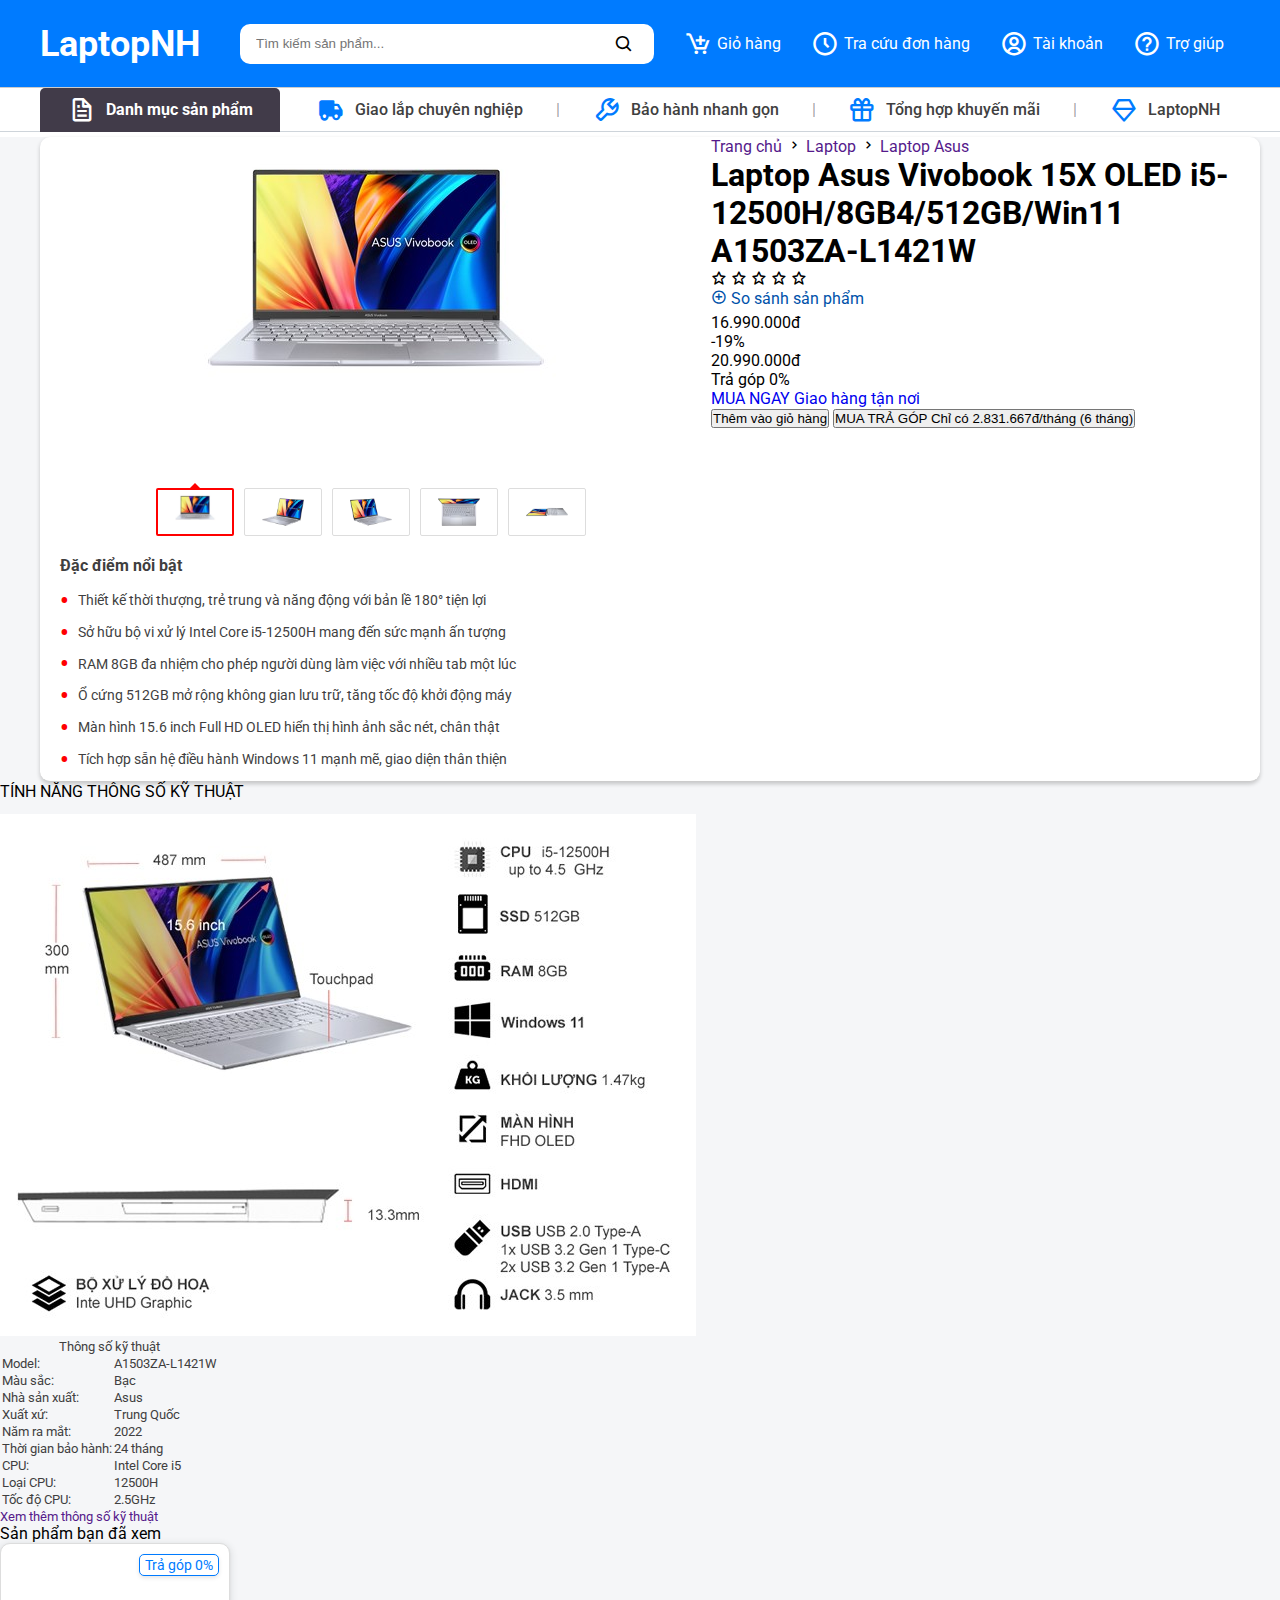
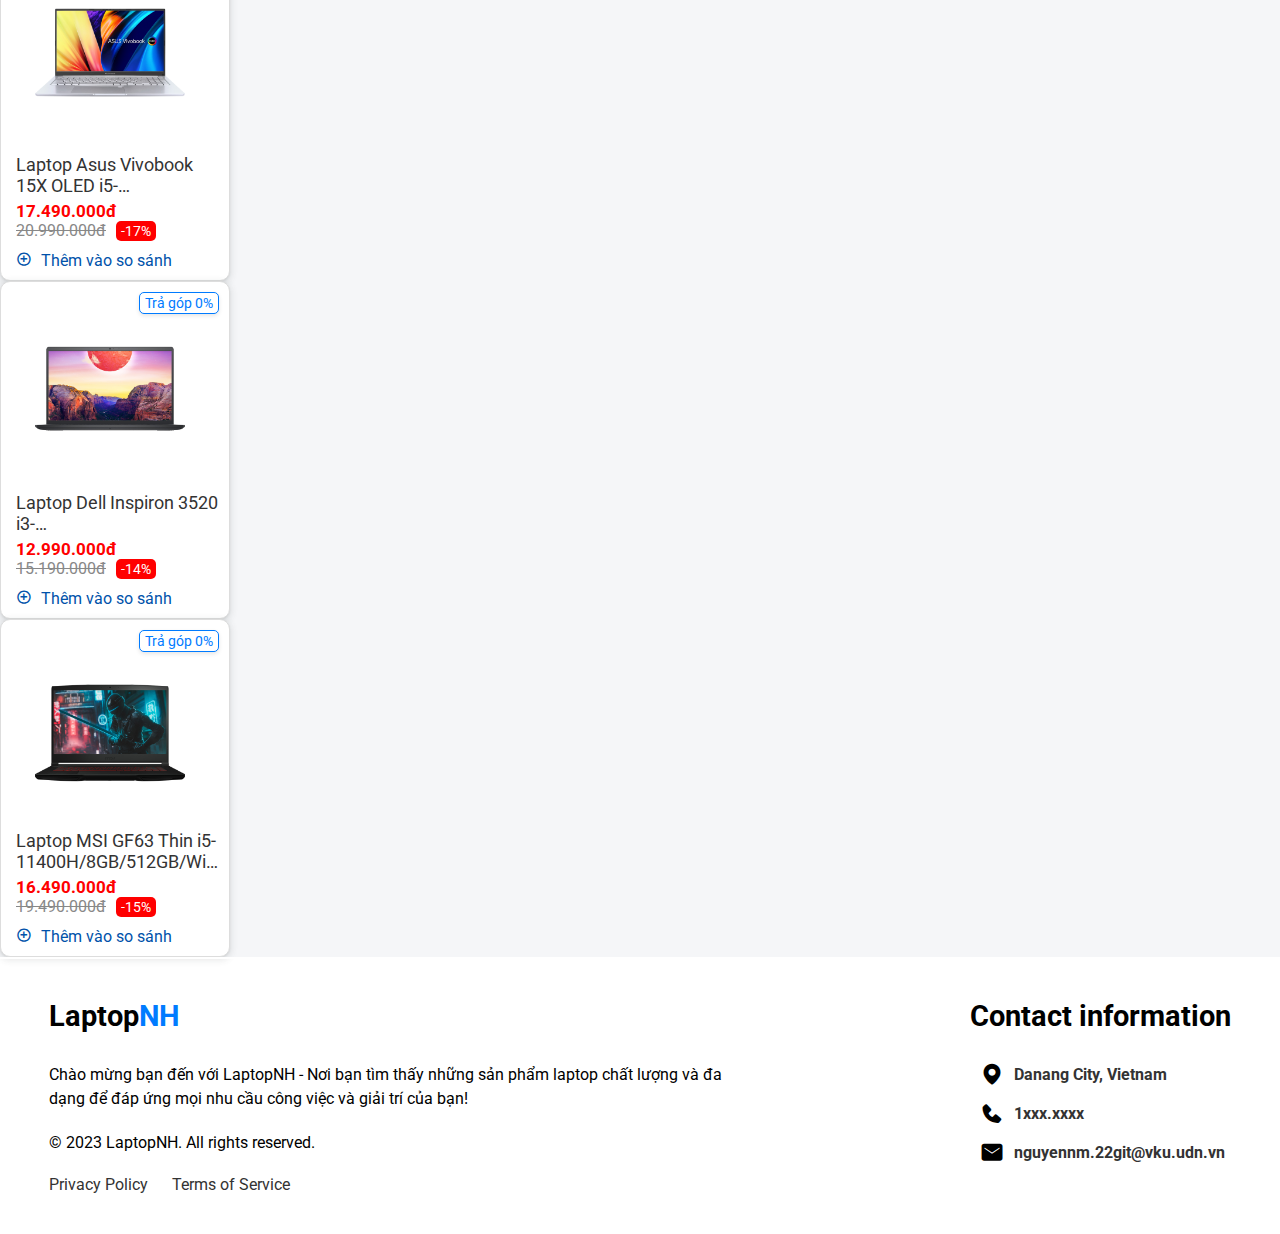
<file: product.html>
<!DOCTYPE html>
<html lang="en">
  <head>
    <meta charset="UTF-8" />
    <meta http-equiv="X-UA-Compatible" content="IE=edge" />
    <meta name="viewport" content="width=device-width, initial-scale=1.0" />
    <title>Laptop Asus Vivobook 15X OLED A1503ZA-L1421W</title>
    <link
      href="https://unpkg.com/boxicons@2.1.4/css/boxicons.min.css"
      rel="stylesheet"
    />
    <link rel="stylesheet" href="./css/base.css" />
    <link rel="stylesheet" href="./css/product.css" />
  </head>
  <body>
    <header>
      <div class="header__container">
        <div class="header__brand">
          <a href="index.html">
            <span>LaptopNH</span>
          </a>
        </div>
        <nav class="navbar">
          <form class="nav__search" action="/search" method="GET">
            <input
              type="text"
              name="query"
              placeholder="Tìm kiếm sản phẩm..."
            />
            <button class="btn-search" type="submit">
              <i class="bx bx-search"></i>
            </button>
          </form>
          <ul class="nav__menu">
            <li class="nav__menu-item">
              <a href="#" class="cart-info-box">
                <i class="bx bx-cart-add"></i>
                <span>Giỏ hàng</span>
                <div class="cart-items-content">
                  <ul class="cart-items-list">
                    <li class="cart-item">
                      <img
                        src="./img/products/laptop_hp_14-CF2033WM.jpg"
                        alt=""
                      />
                      <span class="item-name">Laptop HP 14-CF2033WM</span>
                      <span class="item-price">8.000.000đ</span>
                    </li>
                    <li class="cart-item">
                      <img src="./img/products/Chuot-kd-HP-X4000.jpg" alt="" />
                      <span class="item-name">Chuột không dây HP X4000</span>
                      <span class="item-price">389.000đ</span>
                    </li>
                  </ul>
                  <div class="cart-actions">
                    <div class="total-price">
                      Tổng tiền: <span>8.389.000đ</span>
                    </div>
                    <button class="buy-button">Mua</button>
                  </div>
                </div>
              </a>
            </li>
            <li class="nav__menu-item">
              <a href="#" class="search-order">
                <i class="bx bx-time-five"></i>
                <span>Tra cứu đơn hàng</span>
              </a>
            </li>
            <li class="nav__menu-item">
              <a href="login.html" class="login-form">
                <i class="bx bx-user-circle"></i>
                <span>Tài khoản</span>
              </a>
            </li>
            <li class="nav__menu-item">
              <a href="#" class="tooltip">
                <i class="bx bx-help-circle"></i>
                <span>Trợ giúp</span>
                <div class="tooltip-content">
                  <p>Hotline: 1xxx xxxx</p>
                </div>
              </a>
            </li>
          </ul>
        </nav>
      </div>
    </header>

    <section class="second-menu">
      <div class="second-menu__category has-submenu">
        <a href="#">
          <i class="bx bx-file"></i>
          Danh mục sản phẩm
        </a>
        <ul class="submenu">
          <li class="has-submenu">
            <a href="#"
              ><i class="bx bx-laptop"></i> Laptop mới
              <i class="bx bx-chevron-right"></i
            ></a>
            <ul class="sub-submenu">
              <li><a href="#">Laptop Gaming</a></li>
              <li><a href="#">Laptop Văn phòng</a></li>
              <li><a href="#">Laptop Đồ họa</a></li>
            </ul>
          </li>
          <li class="has-submenu">
            <a href="#"
              ><i class="bx bx-headphone"></i> Phụ kiện laptop
              <i class="bx bx-chevron-right"></i
            ></a>
            <ul class="sub-submenu">
              <li><a href="#">Chuột</a></li>
              <li><a href="#">Bàn phím</a></li>
              <li><a href="#">Tai nghe</a></li>
            </ul>
          </li>
          <li style="margin-right: 50px">
            <a href="#"><i class="bx bx-wrench"></i> Sửa chữa Laptop </a>
          </li>
        </ul>
      </div>
      <ul class="second-menu__list">
        <li class="second-menu__item">
          <a href="#"><i class="bx bxs-truck"></i>Giao lắp chuyên nghiệp</a>
        </li>
        <div class="col-vertical">|</div>
        <li class="second-menu__item">
          <a href="#"><i class="bx bx-wrench"></i>Bảo hành nhanh gọn</a>
        </li>
        <div class="col-vertical">|</div>
        <li class="second-menu__item">
          <a href="#"><i class="bx bx-gift"></i>Tổng hợp khuyến mãi</a>
        </li>
        <div class="col-vertical">|</div>
        <li class="second-menu__item">
          <a href="#"><i class="bx bx-diamond"></i>LaptopNH</a>
        </li>
      </ul>
    </section>

    <main>
      <div class="product-container">
        <div class="row">
          <div class="left-column">
            <div class="product-gallery">
              <ul class="product-bigImage">
                <li class="product-img active">
                  <img src="./img/products/vivobook-15x-oled-0.jpg" alt="" />
                </li>
                <li class="product-img">
                  <img src="./img/products/vivobook-15x-oled-1.jpg" alt="" />
                </li>
                <li class="product-img">
                  <img src="./img/products/vivobook-15x-oled-2.jpg" alt="" />
                </li>
                <li class="product-img">
                  <img src="./img/products/vivobook-15x-oled-3.jpg" alt="" />
                </li>
                <li class="product-img">
                  <img src="./img/products/vivobook-15x-oled-4.jpg" alt="" />
                </li>
              </ul>
              <div class="product-desImage">
                <ul class="product-list">
                  <li class="product-img active">
                    <img src="./img/products/vivobook-15x-oled-0.jpg" alt="" />
                  </li>
                  <li class="product-img">
                    <img src="./img/products/vivobook-15x-oled-1.jpg" alt="" />
                  </li>
                  <li class="product-img">
                    <img src="./img/products/vivobook-15x-oled-2.jpg" alt="" />
                  </li>
                  <li class="product-img">
                    <img src="./img/products/vivobook-15x-oled-3.jpg" alt="" />
                  </li>
                  <li class="product-img">
                    <img src="./img/products/vivobook-15x-oled-4.jpg" alt="" />
                  </li>
                </ul>
              </div>
            </div>
            <div class="product-decription">
              <h2>Đặc điểm nổi bật</h2>
              <ul>
                <li class="short-decription">
                  Thiết kế thời thượng, trẻ trung và năng động với bản lề 180°
                  tiện lợi
                </li>
                <li class="short-decription">
                  Sở hữu bộ vi xử lý Intel Core i5-12500H mang đến sức mạnh ấn
                  tượng
                </li>
                <li class="short-decription">
                  RAM 8GB đa nhiệm cho phép người dùng làm việc với nhiều tab
                  một lúc
                </li>
                <li class="short-decription">
                  Ổ cứng 512GB mở rộng không gian lưu trữ, tăng tốc độ khởi động
                  máy
                </li>
                <li class="short-decription">
                  Màn hình 15.6 inch Full HD OLED hiển thị hình ảnh sắc nét,
                  chân thật
                </li>
                <li class="short-decription">
                  Tích hợp sẵn hệ điều hành Windows 11 mạnh mẽ, giao diện thân
                  thiện
                </li>
              </ul>
            </div>
          </div>
          <div class="right-column">
            <div class="product-top">
              <div class="link-product">
                <a href="">Trang chủ</a>
                <i class="bx bx-chevron-right"></i>
                <a href="">Laptop</a>
                <i class="bx bx-chevron-right"></i>
                <a href="" class="last-item">Laptop Asus</a>
              </div>
              <div class="product-title">
                <h1 class="product-name">
                  Laptop Asus Vivobook 15X OLED i5-12500H/8GB4/512GB/Win11
                  A1503ZA-L1421W
                </h1>
              </div>
              <div class="product-vote">
                <div class="product-star-vote">
                  <i class="bx bx-star"></i>
                  <i class="bx bx-star"></i>
                  <i class="bx bx-star"></i>
                  <i class="bx bx-star"></i>
                  <i class="bx bx-star"></i>
                </div>
                <div class="product-compare__box">
                  <a href="" class="product-campare__link">
                    <i class="bx bx-plus-circle"></i>
                    <span>So sánh sản phẩm</span>
                  </a>
                </div>
              </div>
            </div>

            <div class="product-information">
              <div class="product-price">
                <span class="p-final-price">16.990.000đ</span>
                <div class="p-before-price">
                  <div class="p-discount-percent"><span>-19%</span></div>
                  <span>20.990.000đ</span>
                </div>
                <div class="product-installment__infor">
                  <span>Trả góp 0%</span>
                </div>
              </div>

              <div class="product-button-area">
                <a href="thanhtoan.html" class="btn-buynow">
                  <span class="txt-main">MUA NGAY</span>
                  <span class="txt-sub">Giao hàng tận nơi</span>
                </a>
                <div class="btn-box">
                  <button class="btn-addtocart">
                    <span class="txt-main">Thêm vào giỏ hàng</span>
                  </button>
                  <button class="btn-installment">
                    <span class="txt-main">MUA TRẢ GÓP</span>
                    <span class="txt-sub"
                      >Chỉ có 2.831.667đ/tháng (6 tháng)</span
                    >
                  </button>
                </div>
              </div>
            </div>
          </div>
        </div>
      </div>

      <div class="product-specs">
        <div class="product-specs__title">
          <span>TÍNH NĂNG THÔNG SỐ KỸ THUẬT</span>
        </div>
        <div class="product-feature">
          <div class="specs-col-1">
            <img src="./img/products/vivobook-15x-oled-specs.jpg" alt="" />
          </div>
          <div class="specs-col-2">
            <div class="specs-infor">
              <table class="specs-table">
                <caption class="specs-title">
                  Thông số kỹ thuật
                </caption>
                <tbody>
                  <tr>
                    <td class="title">Model:</td>
                    <td class="value">A1503ZA-L1421W</td>
                  </tr>
                  <tr>
                    <td class="title">Màu sắc:</td>
                    <td class="value">Bạc</td>
                  </tr>
                  <tr>
                    <td class="title">Nhà sản xuất:</td>
                    <td class="value">Asus</td>
                  </tr>
                  <tr>
                    <td class="title">Xuất xứ:</td>
                    <td class="value">Trung Quốc</td>
                  </tr>
                  <tr>
                    <td class="title">Năm ra mắt:</td>
                    <td class="value">2022</td>
                  </tr>
                  <tr>
                    <td class="title">Thời gian bảo hành:</td>
                    <td class="value">24 tháng</td>
                  </tr>
                  <tr>
                    <td class="title">CPU:</td>
                    <td class="value">Intel Core i5</td>
                  </tr>
                  <tr>
                    <td class="title">Loại CPU:</td>
                    <td class="value">12500H</td>
                  </tr>
                  <tr>
                    <td class="title">Tốc độ CPU:</td>
                    <td class="value">2.5GHz</td>
                  </tr>
                </tbody>
              </table>
            </div>
            <a href="" class="specs-view-full">Xem thêm thông số kỹ thuật</a>
          </div>
        </div>
      </div>

      <div class="viewed-product">
        <div class="viewed-product__title">
          <span>Sản phẩm bạn đã xem</span>
        </div>
        <div class="viewed-product__container">
          <div class="product__item">
            <div class="product">
              <div class="product__header">
                <div class="product-installment">
                  <span>Trả góp 0%</span>
                </div>
                <div class="product__image">
                  <img
                    src="./img/products/Asus_vivobook_15x_oled.jpg"
                    alt="Asus Vivobook 15X OLED"
                  />
                </div>
              </div>
              <div class="product__body">
                <div class="product-title">
                  <a href="product.html"
                    >Laptop Asus Vivobook 15X OLED i5-12500H/8GB4/512GB/Win11
                    A1503ZA-L1421W</a
                  >
                </div>
                <div class="product-price">
                  <span class="final-price">17.490.000đ</span>
                  <div class="before-price">
                    <span>20.990.000đ</span>
                    <div class="discount-percent"><span>-17%</span></div>
                  </div>
                </div>
                <div class="product-campare">
                  <a href="" class="product-campare__link">
                    <i class="bx bx-plus-circle"></i>
                    <span>Thêm vào so sánh</span>
                  </a>
                </div>
              </div>
            </div>
          </div>
          <div class="product__item">
            <div class="product">
              <div class="product__header">
                <div class="product-installment">
                  <span>Trả góp 0%</span>
                </div>
                <div class="product__image">
                  <img
                    src="./img/products/Dell-inspiron-3520.jpg"
                    alt="Laptop Dell Inspiron 3520"
                  />
                </div>
              </div>
              <div class="product__body">
                <div class="product-title">
                  <a href="product.html"
                    >Laptop Dell Inspiron 3520 i3-1215U/8GB/256GB/Win11
                    I3U082W11BLU</a
                  >
                </div>
                <div class="product-price">
                  <span class="final-price">12.990.000đ</span>
                  <div class="before-price">
                    <span>15.190.000đ</span>
                    <div class="discount-percent"><span>-14%</span></div>
                  </div>
                </div>
                <div class="product-campare">
                  <a href="" class="product-campare__link">
                    <i class="bx bx-plus-circle"></i>
                    <span>Thêm vào so sánh</span>
                  </a>
                </div>
              </div>
            </div>
          </div>
          <div class="product__item">
            <div class="product">
              <div class="product__header">
                <div class="product-installment">
                  <span>Trả góp 0%</span>
                </div>
                <div class="product__image">
                  <img
                    src="./img/products/Msi-gf63-thin.jpg"
                    alt="Asus MSI GF63 Thin"
                  />
                </div>
              </div>
              <div class="product__body">
                <div class="product-title">
                  <a href="product.html"
                    >Laptop MSI GF63 Thin i5-11400H/8GB/512GB/Win11
                    (11SC-664VN)</a
                  >
                </div>
                <div class="product-price">
                  <span class="final-price">16.490.000đ</span>
                  <div class="before-price">
                    <span>19.490.000đ</span>
                    <div class="discount-percent"><span>-15%</span></div>
                  </div>
                </div>
                <div class="product-campare">
                  <a href="" class="product-campare__link">
                    <i class="bx bx-plus-circle"></i>
                    <span>Thêm vào so sánh</span>
                  </a>
                </div>
              </div>
            </div>
          </div>
        </div>
      </div>
    </main>

    <footer>
      <div class="footer__content">
        <div class="footer__box">
          <h2>Laptop<span class="highlight">NH</span></h2>
          <div class="content">
            <p>
              Chào mừng bạn đến với LaptopNH - Nơi bạn tìm thấy những sản phẩm
              laptop chất lượng và đa dạng để đáp ứng mọi nhu cầu công việc và
              giải trí của bạn!
            </p>
            <p>&copy; 2023 LaptopNH. All rights reserved.</p>
            <ul class="footer__menu">
              <li><a href="#">Privacy Policy</a></li>
              <li><a href="#">Terms of Service</a></li>
            </ul>
          </div>
        </div>

        <div class="footer__box">
          <h2>Contact information</h2>
          <div class="content">
            <div class="place">
              <span class="bx bxs-map"></span>
              <span class="text">Danang City, Vietnam</span>
            </div>
            <div class="phone">
              <span class="bx bxs-phone"></span>
              <span class="text">1xxx.xxxx</span>
            </div>
            <div class="email">
              <span class="bx bxs-envelope"></span>
              <span class="text">nguyennm.22git@vku.udn.vn</span>
            </div>
          </div>
        </div>
      </div>
    </footer>

    <script src="./js/product.js"></script>
  </body>
</html>
</file>
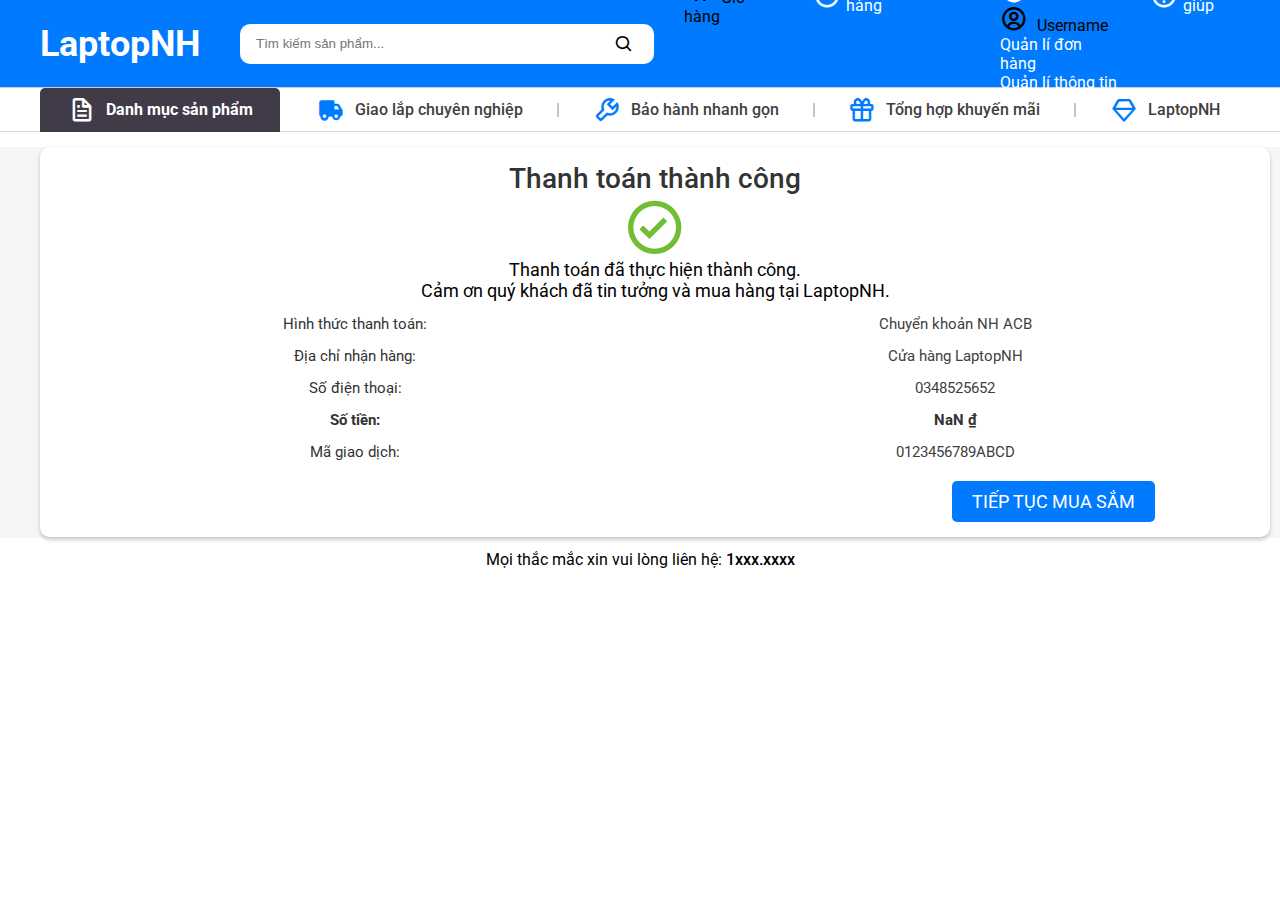
<file: success.html>
<!DOCTYPE html>
<html lang="en">
  <head>
    <meta charset="UTF-8" />
    <meta name="viewport" content="width=device-width, initial-scale=1.0" />
    <title>Thanh toán thành công</title>
    <link
      href="https://unpkg.com/boxicons@2.1.4/css/boxicons.min.css"
      rel="stylesheet"
    />
    <link rel="stylesheet" href="./css/base.css" />
    <link rel="stylesheet" href="./css/success.css" />
  </head>
  <body>
    <header>
      <div class="header__container">
        <div class="header__brand">
          <a href="index.html">
            <span>LaptopNH</span>
          </a>
        </div>
        <nav class="navbar">
          <form class="nav__search" action="/search" method="GET">
            <input
              type="text"
              name="query"
              placeholder="Tìm kiếm sản phẩm..."
            />
            <button class="btn-search" type="submit">
              <i class="bx bx-search"></i>
            </button>
          </form>
          <ul class="nav__menu">
            <li class="nav__menu-item">
              <div class="cart-info-box">
                <i class="bx bx-cart-add"></i>
                <span>Giỏ hàng</span>
                <div class="cart-items-content">
                  <ul class="cart-items-list"></ul>
                  <div class="cart-actions">
                    <div class="total-price">Tổng tiền: <span>0đ</span></div>
                    <a href="thanhtoan.html" class="buy-button">Mua</a>
                  </div>
                </div>
              </div>
            </li>
            <li class="nav__menu-item">
              <a href="#" class="search-order">
                <i class="bx bx-time-five"></i>
                <span>Tra cứu đơn hàng</span>
              </a>
            </li>
            <li class="nav__menu-item">
              <a href="login.html" class="login-form">
                <i class="bx bx-user-circle"></i>
                <span>Tài khoản</span>
              </a>
              <div class="account-form hidden">
                <i class="bx bx-user-circle"></i>
                <span class="username">Username</span>
                <div class="account-content">
                  <ul class="account-list">
                    <li class="account-item">
                      <a href="#">Quản lí đơn hàng</a>
                    </li>
                    <li class="account-item">
                      <a href="#">Quản lí thông tin</a>
                    </li>
                    <li class="account-item">
                      <a href="index.html" class="logout-btn"
                        >Thoát tài khoản</a
                      >
                    </li>
                  </ul>
                </div>
              </div>
            </li>
            <li class="nav__menu-item">
              <a href="#" class="tooltip">
                <i class="bx bx-help-circle"></i>
                <span>Trợ giúp</span>
                <div class="tooltip-content">
                  <p>Hotline: 1xxx xxxx</p>
                </div>
              </a>
            </li>
          </ul>
        </nav>
      </div>
    </header>

    <section class="second-menu">
      <div class="second-menu__category has-submenu">
        <a href="#">
          <i class="bx bx-file"></i>
          Danh mục sản phẩm
        </a>
        <ul class="submenu">
          <li class="has-submenu">
            <a href="#"
              ><i class="bx bx-laptop"></i> Laptop mới
              <i class="bx bx-chevron-right"></i
            ></a>
            <ul class="sub-submenu">
              <li><a href="#">Laptop Gaming</a></li>
              <li><a href="#">Laptop Văn phòng</a></li>
              <li><a href="#">Laptop Đồ họa</a></li>
            </ul>
          </li>
          <li class="has-submenu">
            <a href="#"
              ><i class="bx bx-headphone"></i> Phụ kiện laptop
              <i class="bx bx-chevron-right"></i
            ></a>
            <ul class="sub-submenu">
              <li><a href="#">Chuột</a></li>
              <li><a href="#">Bàn phím</a></li>
              <li><a href="#">Tai nghe</a></li>
            </ul>
          </li>
          <li style="margin-right: 50px">
            <a href="#"><i class="bx bx-wrench"></i> Sửa chữa Laptop </a>
          </li>
        </ul>
      </div>
      <ul class="second-menu__list">
        <li class="second-menu__item">
          <a href="#"><i class="bx bxs-truck"></i>Giao lắp chuyên nghiệp</a>
        </li>
        <div class="col-vertical">|</div>
        <li class="second-menu__item">
          <a href="#"><i class="bx bx-wrench"></i>Bảo hành nhanh gọn</a>
        </li>
        <div class="col-vertical">|</div>
        <li class="second-menu__item">
          <a href="#"><i class="bx bx-gift"></i>Tổng hợp khuyến mãi</a>
        </li>
        <div class="col-vertical">|</div>
        <li class="second-menu__item">
          <a href="#"><i class="bx bx-diamond"></i>LaptopNH</a>
        </li>
      </ul>
    </section>

    <main>
      <div class="success__form">
        <div class="success__content">
          <span>Thanh toán thành công</span>
          <i class="bx bx-check-circle"></i>
          <p>
            Thanh toán đã thực hiện thành công.<br />
            Cảm ơn quý khách đã tin tưởng và mua hàng tại LaptopNH.
          </p>
        </div>
        <div class="success__info">
          <table class="success__table">
            <tbody>
              <tr>
                <td class="title">Hình thức thanh toán:</td>
                <td class="value">Chuyển khoản NH ACB</td>
              </tr>
              <tr>
                <td class="title">Địa chỉ nhận hàng:</td>
                <td class="value">Cửa hàng LaptopNH</td>
              </tr>
              <tr>
                <td class="title">Số điện thoại:</td>
                <td class="value">0348525652</td>
              </tr>
              <tr class="price-info">
                <td class="title">Số tiền:</td>
                <td class="value">0đ</td>
              </tr>
              <tr>
                <td class="title">Mã giao dịch:</td>
                <td class="value">0123456789ABCD</td>
              </tr>
            </tbody>
          </table>
        </div>
        <div class="success__btn">
          <a href="index.html" class="continue-buy-btn">Tiếp tục mua sắm</a>
        </div>
      </div>
    </main>

    <footer>
      <p>Mọi thắc mắc xin vui lòng liên hệ: <span>1xxx.xxxx</span></p>
    </footer>

    <script src="./js/cart.js"></script>
    <script src="./js/success.js"></script>
    <script src="./js/checkLogin.js"></script>
  </body>
</html>
</file>
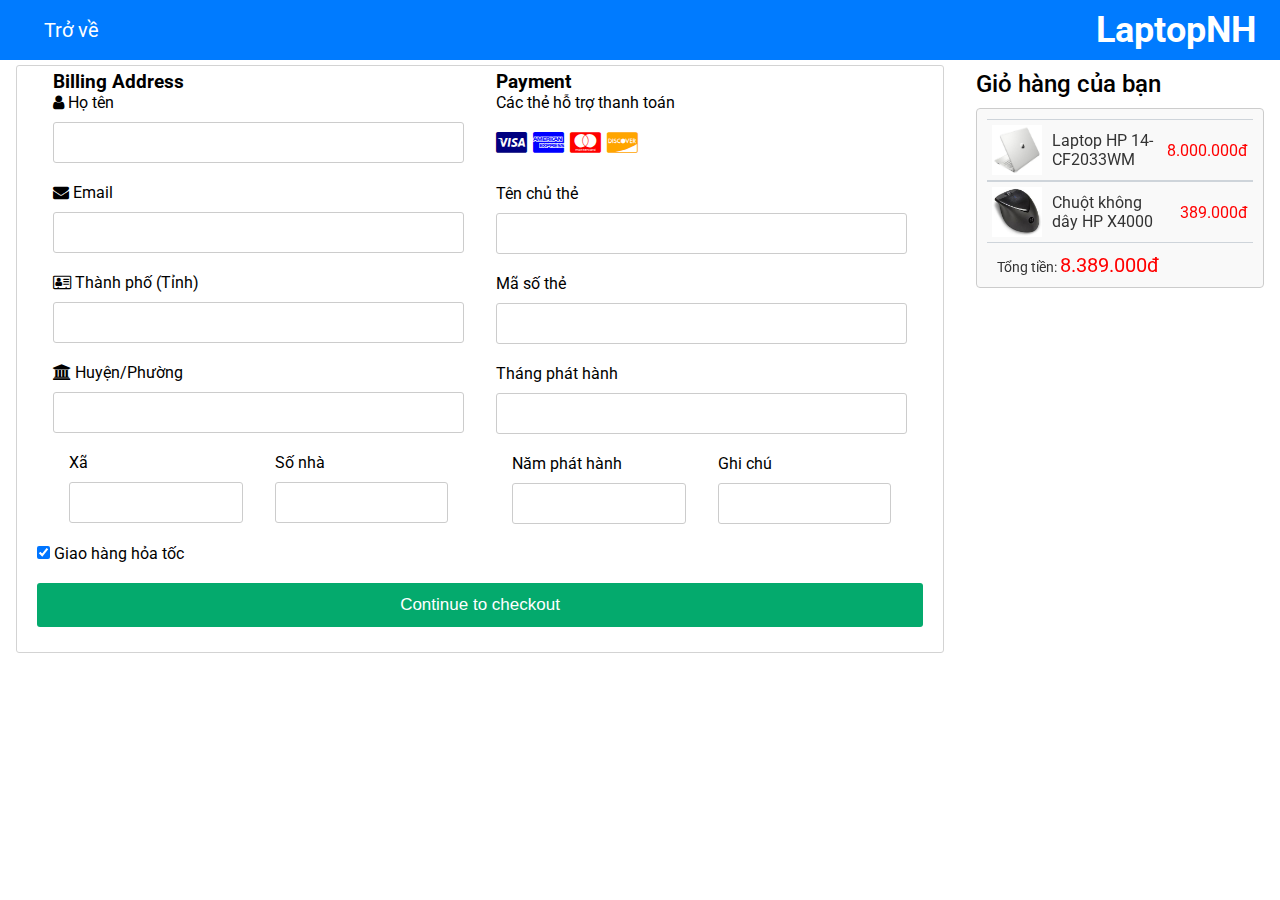
<file: thanhtoan.html>
<!DOCTYPE html>
<html lang="en">
  <head>
    <meta charset="UTF-8" />
    <meta http-equiv="X-UA-Compatible" content="IE=edge" />
    <meta name="viewport" content="width=device-width, initial-scale=1" />
    <title>Thanh Toán</title>
    <link
      rel="stylesheet"
      href="https://cdnjs.cloudflare.com/ajax/libs/font-awesome/4.7.0/css/font-awesome.min.css"
    />
    <link rel="stylesheet" href="./css/base.css" />
    <link rel="stylesheet" href="./css/thanhtoan.css" />
  </head>
  <body>
    <header>
      <div class="header__page">
        <a href="index.html" class="btn-return">Trở về</a>
        <a href="index.html" class="header__brand">LaptopNH</a>
      </div>
    </header>

    <div class="row">
      <div class="col-75">
        <div class="container">
          <form action="/action_page.php">
            <div class="row">
              <div class="col-50">
                <h3>Billing Address</h3>
                <label for="fname"
                  ><i class="fa fa-user"></i> Họ tên
                  <nav></nav
                ></label>
                <input type="text" id="fname" name="firstname" placeholder="" />
                <label for="email"><i class="fa fa-envelope"></i> Email</label>
                <input type="text" id="email" name="email" placeholder="" />
                <label for="adr"
                  ><i class="fa fa-address-card-o"></i> Thành phố (Tỉnh)</label
                >
                <input type="text" id="adr" name="address" placeholder="" />
                <label for="city"
                  ><i class="fa fa-institution"></i> Huyện/Phường</label
                >
                <input type="text" id="city" name="city" placeholder="" />
                <div class="row">
                  <div class="col-50">
                    <label for="state">Xã</label>
                    <input type="text" id="state" name="state" placeholder="" />
                  </div>
                  <div class="col-50">
                    <label for="zip">Số nhà</label>
                    <input type="text" id="zip" name="zip" placeholder="" />
                  </div>
                </div>
              </div>

              <div class="col-50">
                <h3>Payment</h3>
                <label for="fname">Các thẻ hỗ trợ thanh toán</label>
                <div class="icon-container">
                  <i class="fa fa-cc-visa" style="color: navy"></i>
                  <i class="fa fa-cc-amex" style="color: blue"></i>
                  <i class="fa fa-cc-mastercard" style="color: red"></i>
                  <i class="fa fa-cc-discover" style="color: orange"></i>
                </div>
                <label for="cname">Tên chủ thẻ</label>
                <input type="text" id="cname" name="cardname" placeholder="" />
                <label for="ccnum">Mã số thẻ</label>
                <input
                  type="text"
                  id="ccnum"
                  name="cardnumber"
                  placeholder=""
                />
                <label for="expmonth">Tháng phát hành</label>
                <input
                  type="text"
                  id="expmonth"
                  name="expmonth"
                  placeholder=""
                />
                <div class="row">
                  <div class="col-50">
                    <label for="expyear">Năm phát hành</label>
                    <input
                      type="text"
                      id="expyear"
                      name="expyear"
                      placeholder=""
                    />
                  </div>
                  <div class="col-50">
                    <label for="cvv">Ghi chú</label>
                    <input type="text" id="cvv" name="cvv" placeholder="" />
                  </div>
                </div>
              </div>
            </div>
            <label>
              <input type="checkbox" checked="checked" name="sameadr" /> Giao
              hàng hỏa tốc
            </label>
            <input type="submit" value="Continue to checkout" class="btn" />
          </form>
        </div>
      </div>

      <div class="col-25">
        <div class="cart-title">
          <span>Giỏ hàng của bạn</span>
        </div>
        <div class="cart-content">
          <ul class="cart-items-list">
            <li class="cart-item">
              <img src="./img/products/laptop_hp_14-CF2033WM.jpg" alt="" />
              <span class="item-name">Laptop HP 14-CF2033WM</span>
              <span class="item-price">8.000.000đ</span>
            </li>
            <li class="cart-item">
              <img src="./img/products/Chuot-kd-HP-X4000.jpg" alt="" />
              <span class="item-name">Chuột không dây HP X4000</span>
              <span class="item-price">389.000đ</span>
            </li>
          </ul>
          <div class="cart-actions">
            <div class="total-price">Tổng tiền: <span>8.389.000đ</span></div>
          </div>
        </div>
      </div>
    </div>
  </body>
</html>
</file>
<file: css/base.css>
/* Import Font */
@import url('https://fonts.googleapis.com/css2?family=Roboto:wght@100;400;500;700&display=swap');

:root {
    --primary-color: #007bff;
    --lighter-primary-color: #66a7ff;
    --darker-blue-color: #0052aa;
    --red-color: #ff0000;
    --white-color: #fff;
    --dark-color: #333;
    --border-color: #ced4da;
}

* {
    margin: 0;
    padding: 0;
    box-sizing: border-box;
}

html {
    /* font-size: 62.5%; */
    /* line-height: 16px; */
    scroll-behavior: smooth;
}

body {
    width: 100%;
    font-family: 'Roboto', sans-serif;
    font-size: 16px;
}

header {
    background-color: #fff;
    height: 60px;
    transition: all 0.3s ease;
}

main {
    background-color: #f5f6f8;
}

footer {
    border-top: 2px solid var(--white-color);
}

a {
    text-decoration: none;
}

li {
    list-style: none;
}

.highlight {
    color: var(--primary-color);
    font-weight: bold;
}

/* ANIMATION */
@keyframes submenuGrowth {
    from {
        opacity: 0;
        transform: scale(0);
    }

    to {
        opacity: 1;
        transform: scale(1);
    }
}

@keyframes fadeIn {
    from {
        opacity: 0;
    }

    to {
        opacity: 1;
    }
}

@keyframes slideIn {
    0% {
        transform: translateX(100px);
        opacity: 0;
    }

    100% {
        transform: translateX(0);
        opacity: 1;
    }
}

@keyframes growth {
    from {
        transform: scale(var(--growth-from));
    }

    to {
        transform: scale(var(--growth-to));
    }
}

@keyframes dropdownClose {
    0% {
        visibility: visible;
        opacity: 1;
        transform: translateX(-50%) translateY(36px);
    }

    100% {
        visibility: hidden;
        opacity: 0;
        transform: translateX(-50%) translateY(46px);
    }
}

/* HEADER AND SECOND NAV */
.header__container {
    display: flex;
    align-items: center;
    justify-content: space-between;
}

.header__brand span {
    font-size: 36px;
    font-weight: bold;
    color: var(--white-color);
}

.navbar {
    display: flex;
    align-items: center;
    justify-content: space-between;
}

.nav__search {
    display: flex;
    align-items: center;
    width: 440px;
    height: 40px;
    margin-left: 40px;
}

.nav__search input[type="text"] {
    flex-grow: 1;
    height: 100%;
    padding: 0 16px;
    outline: none;
    border: none;
    border-radius: 10px 0 0 10px;
    background-color: var(--white-color);
    transition: border-color 0.3s ease-in-out;
}

.nav__search input[type="text"]:focus {
    border-color: #333;
}

.btn-search {
    background-color: #fff;
    height: 100%;
    width: 60px;
    display: flex;
    justify-content: center;
    align-items: center;
    border: none;
    border-radius: 0 10px 10px 0;
    font-size: 20px;
    outline: none;
    cursor: pointer;
}

.nav__menu {
    display: flex;
    width: 60%;
}

.nav__menu-item {
    margin-left: 30px;
}

.nav__menu-item a {
    display: flex;
    min-width: 25%;
    align-items: center;
    color: var(--white-color);
    font-size: 16px;
    transition: color 0.3s ease-in-out;
}

.nav__menu-item a:hover {
    color: var(--red-color);
}

.nav__menu-item i {
    font-size: 28px;
    margin-right: 5px;
}

/* Cart infor */
.cart-info-box {
    position: relative;
}

.cart-items-content {
    display: none;
    position: absolute;
    top: 115%;
    right: -100%;
    width: 300px;
    background-color: #f9f9f9;
    margin-top: 10px;
    padding: 10px;
    border: 1px solid #ccc;
    border-radius: 4px;
    cursor: default;
    transform-origin: 50% top;
    animation: submenuGrowth ease-in .2s;
    will-change: opacity, transform;
    z-index: 999;
}

.cart-info-box:hover .cart-items-content {
    display: block;
}

.cart-items-content::before {
    content: '';
    position: absolute;
    top: -33px;
    right: 50%;
    transform: translateX(50%);
    border: 20px solid transparent;
    border-bottom-color: #f9f9f9;
}

.cart-items-content::after {
    content: '';
    position: absolute;
    top: -20px;
    left: 30%;
    width: 40%;
    height: 20px;
}

.cart-item {
    display: flex;
    align-items: center;
    padding: 5px;
    cursor: default;
    border-top: 1px solid var(--border-color);
    border-bottom: 1px solid var(--border-color);
}

.cart-item img {
    width: 50px;
    height: 50px;
    margin-right: 10px;
}

.item-name {
    flex-grow: 1;
    color: var(--dark-color);
}

.item-price {
    margin-left: 10px;
    color: var(--red-color);
}

.cart-actions {
    display: flex;
    align-items: center;
    justify-content: space-between;
}

.total-price {
    margin-top: 10px;
    margin-left: 10px;
    font-size: 14px;
    color: var(--dark-color);
}

.total-price span {
    font-size: 20px;
    color: var(--red-color);
}

/* Tooltip */
.tooltip {
    position: relative;
}

.tooltip-content {
    display: none;
    position: absolute;
    top: 115%;
    right: -45%;
    background-color: #f9f9f9;
    padding: 10px;
    border: 1px solid #ccc;
    border-radius: 4px;
}

.tooltip:hover .tooltip-content {
    display: block;
}

.tooltip-content::before {
    content: '';
    position: absolute;
    top: -20px;
    right: 40%;
    transform: translateX(50%);
    border: 10px solid transparent;
    border-bottom-color: #f9f9f9;
}

.tooltip-content::after {
    content: '';
    position: absolute;
    top: -10px;
    left: 20%;
    width: 60%;
    height: 10px;
}

.tooltip-content p {
    padding: 10px 6px;
    font-size: 18px;
    white-space: nowrap;
}

/* Second Menu */
.second-menu {
    display: flex;
    align-items: center;
    justify-content: space-between;
    padding: 0 40px;
    border-bottom: 1px solid var(--border-color);
    height: 44px;
}

.second-menu__category {
    min-width: 240px;
    background-color: #413b49;
    font-size: 16px;
    font-weight: bold;
    padding: 8px 0;
    color: #fff;
    border-top-left-radius: 5px;
    border-top-right-radius: 5px;
    display: flex;
    align-items: center;
}

.second-menu__category a {
    margin: auto;
    font-size: 16px;
    font-weight: bold;
    color: #fff;
    display: flex;
    align-items: center;
}

.second-menu__category .bx {
    font-size: 28px;
    margin-right: 10px;
}

.second-menu__list {
    display: flex;
    align-items: center;
    justify-content: space-between;
}

.second-menu__item {
    margin: 0 20px;
    max-width: 210px;
}

.second-menu__item a {
    color: #3f3f3f;
    font-weight: 500;
    transition: all .2s ease;
    line-height: 44px;
    display: inline-flex;
    align-items: center;
    font-size: 16px;
}

.second-menu__item a:hover {
    color: var(--primary-color);
}

.second-menu__item .bx {
    font-size: 28px;
    color: var(--primary-color);
    margin-right: 10px;
}

.col-vertical {
    display: inline-flex;
    padding: 0 .8rem;
    color: rgba(0, 0, 0, .4);
}

/* Second-menu__category -> submenu */
.second-menu__category.has-submenu {
    position: relative;
}

.second-menu__category.has-submenu .submenu,
.second-menu__category.has-submenu .sub-submenu {
    display: none;
    position: absolute;
    width: 240px;
    top: 100%;
    left: 0;
    padding: 5px 0;
    background-color: var(--white-color);
    border: 1px solid #ccc;
    border-radius: 2px;
    transform-origin: 50% top;
    animation: submenuGrowth ease-in .2s;
    will-change: opacity, transform;
    z-index: 999;
}

.second-menu__category.has-submenu:hover>.submenu,
.second-menu__category.has-submenu:hover>.sub-submenu {
    display: block;
}

.submenu li,
.sub-submenu li {
    padding: 10px 0 10px 20px;
    position: relative;
}

.submenu li a,
.sub-submenu li a {
    display: flex;
    align-items: center;
    justify-content: space-between;
    font-size: 14px;
    font-weight: 400;
    color: var(--dark-color);
}

.submenu li a:hover,
.sub-submenu li a:hover {
    color: var(--primary-color);
}

.second-menu__category .has-submenu .submenu,
.second-menu__category .has-submenu .sub-submenu {
    display: none;
    top: 0;
    left: 100%;
    width: 500px;
}

.second-menu__category .has-submenu:hover>.submenu,
.second-menu__category .has-submenu:hover>.sub-submenu {
    display: block;
    animation: none;
}

.second-menu__category .submenu .has-submenu:hover>.submenu,
.second-menu__category .sub-submenu .has-submenu:hover>.sub-submenu {
    display: block;
    top: 0;
    left: 100%;
}

/* Responsive for header / second menu */

/* Product Item */
.product__item {
    flex: 0 0 auto;
    width: 230px;
    background-color: #fff;
    border: 1px solid #ddd;
    border-radius: 10px;
    overflow: hidden;
    transition: .3 ease;
    box-shadow: 0 1px 2px 0 rgba(60, 64, 67, .1), 0 2px 6px 2px rgba(60, 64, 67, .1);
}

.product {
    display: flex;
    flex-direction: column;
    padding: 10px;
}

.product__item:hover {
    box-shadow: 0 1px 2px 0 rgba(60, 64, 67, .1), 0 2px 6px 2px rgba(60, 64, 67, .3);
}

.product__header {
    display: block;
    position: relative;
}

.product-installment {
    position: absolute;
    top: 0px;
    right: 0px;
    display: inline-block;
    font-size: 14px;
    border-radius: 5px;
    background-color: var(--white-color);
    color: var(--primary-color);
    border: 1px solid var(--primary-color);
    padding: 2px 5px;
    box-shadow: 0 2px 4px rgba(0, 0, 0, 0.1);
    transition: transform 0.3s ease;
    cursor: pointer;
    z-index: 10;
}

.product__image {
    margin-top: 40px;
    margin-right: 10px;
    display: flex;
    justify-content: center;
    align-items: center;
}

.product__image img {
    max-width: 150px;
    transition: transform 0.3s ease;
}

.product__image:hover img {
    transform: translateY(-5px);
}

.product__body {
    margin-top: 10px;
    margin-left: 5px;
}

.product-title a {
    font-size: 18px;
    color: var(--dark-color);
    display: -webkit-box;
    -webkit-line-clamp: 2;
    -webkit-box-orient: vertical;
    overflow: hidden;
    text-overflow: ellipsis;
    transition: color 0.3s ease;
}

.product-title a:hover {
    color: var(--primary-color);
}

.product-price {
    margin-top: 5px;
}

.final-price {
    font-size: 17px;
    font-weight: bold;
    color: var(--red-color);
}

.before-price {
    display: flex;
    align-items: center;
}

.before-price>span {
    text-decoration: line-through;
    color: #888;
}

.discount-percent {
    font-size: 14px;
    border-radius: 5px;
    color: var(--white-color);
    background-color: var(--red-color);
    padding: 2px 5px;
    margin-left: 10px;
}

.product-feature {
    font-size: small;
    padding-top: 3px;
    color: #3f3f3f;
    min-height: 100px;
    margin-top: 10px;
}

.product-feature span {
    padding-left: 3px;
    word-break: break-word;
    display: -webkit-box;
    max-width: 100%;
    -webkit-line-clamp: 2;
    -webkit-box-orient: vertical;
    overflow: hidden;
    text-overflow: ellipsis;
    min-height: 28px;
    text-decoration: none;
    transition: all .2s ease;
    font-size: 1em;
    font-weight: 500;
    line-height: 1.2;
}

.product-campare {
    margin-top: 10px;
    display: flex;
    align-items: center;
}

.product-campare__link {
    color: var(--darker-blue-color);
}

.product-campare i {
    margin-right: 5px;
}

/* Content Footer */
.footer__content {
    display: flex;
    justify-content: space-between;
    align-items: flex-start;
    flex-wrap: wrap;
    max-width: 1182px;
    margin: 0 auto;
    padding: 40px 0;
}

.footer__content h2 {
    font-size: 1.8rem;
    margin: 0 0 30px 0px;
}

.footer__content p {
    line-height: 1.5;
    margin-bottom: 20px;
}

.footer__content span {
    font-weight: bold;
}

.footer__content .bx {
    font-size: 24px;
    margin: 0 10px;
}

.footer__content li {
    display: inline-block;
    margin-right: 20px;
}

.footer__content li:last-child {
    margin-right: 0;
}

.footer__content a {
    color: var(--dark-color);
}

.footer__content a:hover {
    color: var(--primary-color);
}

.footer__content .footer__box:first-child {
    width: calc(60% - 30px);
}

.footer__content .place,
.footer__content .phone,
.footer__content .email {
    display: flex;
    align-items: center;
    margin-bottom: 15px;
}

.footer__content .place .bx,
.footer__content .phone .bx,
.footer__content .email .bx {
    margin-right: 10px;
}

.footer__content .place .text,
.footer__content .phone .text,
.footer__content .email .text {
    font-size: 16px;
    font-weight: bold;
    color: var(--dark-color);
}
</file>
<file: css/style.css>
header {
    background-color: var(--primary-color);
    height: 88px;
    padding: 0 40px;
    display: flex;
    align-items: center;
    justify-content: space-between;
    border-bottom: 1px solid #ccc;
}

/* Banner Slider */
.banner {
    display: flex;
    flex-wrap: wrap;
    margin: 5px 20px 0 40px;
    border-radius: 10px;
    border-bottom: 1px solid #ccc;
    box-shadow: 0 2px 4px rgba(0, 0, 0, 0.2);
}

.banner__left {
    flex: 0 0 calc(74% - 15px);
    height: 350px;
    border-radius: 10px;
    margin-right: 15px;
    padding-bottom: 15px;
    overflow: hidden;
}

.banner__right {
    flex: 0 0 26%;
    height: 350px;
}

.banner__slider {
    width: 100%;
    height: 100%;
    position: relative;
}

.banner__stage {
    display: flex;
    width: 300%;
    height: 100%;
    border-radius: 10px;
    transition: transform 0.5s ease;
}

.banner__item {
    flex: 0 0 33.33%;
}

.banner__link {
    display: block;
    height: 100%;
}

.banner__link img {
    width: 100%;
    height: 100%;
    border-radius: 10px;
}

.translate__button {
    display: flex;
    justify-content: space-between;
    margin-top: 10px;
}

.translate__button-prev,
.translate__button-next {
    border: none;
    background-color: transparent;
    cursor: pointer;
    padding: 0;
    position: absolute;
    top: 50%;
    transform: translateY(-50%);
    background-color: rgba(0, 0, 0, 0.5);
    border-radius: 50%;
    color: #fff;
    padding: 5px;
    z-index: 2;
}

.translate__button-prev {
    left: 10px;
}

.translate__button-next {
    right: 10px;
}

.translate__button-prev i,
.translate__button-next i {
    font-size: 24px;
}

.banner__button-prev:focus,
.banner__button-next:focus {
    outline: none;
}

.banner__image {
    height: 100%;
}

.banner__top-image,
.banner__bottom-image {
    border-radius: 10px;
    display: flex;
    height: calc(50% - 15px);
    overflow: hidden;
    margin-bottom: 15px;
}

.banner__image img {
    width: 100%;
    height: auto;
}

/* Bestselling Product */
.bestselling-product {
    background: var(--white-color);
    padding: 18px;
    margin: 10px 20px 0 40px;
    border-radius: 10px;
    border-bottom: 1px solid #ccc;
    box-shadow: 0 2px 4px rgba(0, 0, 0, 0.2);
}

.bestselling-product__title {
    font-size: 18px;
    font-weight: 700;
    color: #3f3f3f;
    margin-bottom: 2rem;
    text-transform: uppercase;
    filter: drop-shadow(0 4px 4px rgba(0, 0, 0, .15));
}

.bestselling-product__carousel {
    width: 1182px;
    overflow: hidden;
    display: flex;
    position: relative;
}

.bestselling-product__stage {
    display: flex;
    gap: 8px;
    margin-bottom: 10px;
    transition: .4s ease;
}

/* Product Container */
.product__container {
    background: var(--white-color);
    padding: 18px;
    margin: 10px 20px 0 40px;
    border-radius: 10px;
    border-bottom: 1px solid #ccc;
    box-shadow: 0 2px 4px rgba(0, 0, 0, 0.2);
}
  
/* .product__filter {
    border: 0;
    height: inherit;
    margin: 10px 0;
    display: block;
    overflow: visible;
    padding: 1em;
} */

/* Product Content */

.product__sort {
    display: flex;
    align-items: center;
}

.product__sort-total {
    font-size: 18px;
    font-weight: 700;
    margin: 0 40px 5px 20px;
    padding-top: 3px;
    color: #3f3f3f;
}

.product__sort-checkbox {
    display: flex;
    gap: 30px;
}

.check-item {
    display: flex;
    align-items: center;
    color: #666;
}

.tick-checkbox {
    display: inline-block;
    width: 16px;
    height: 16px;
    border-radius: 4px;
    border: 1px solid #333;
    margin-right: 5px;
}

.product__sort-sort {
    margin-left: auto;
}

.dropdown {
    position: relative;
}

.product__sort-sort .dropdown-active {
    display: flex;
    align-items: center;
    font-size: 14px;
    background-color: var(--white-color);
    border: 1px solid #ccc;
    border-radius: 4px;
    padding: 5px 10px;
    cursor: pointer;
}

.product__sort-sort .dropdown-active .bx {
    margin-left: 10px;
}

.dropdown__content {
    display: none;
    width: 100%;
    position: absolute;
    background-color: var(--white-color);
    border-radius: 3px;
    box-shadow: 0 2px 4px rgba(0, 0, 0, 0.1);
    z-index: 100;
}

.dropdown__item {
    display: flex;
}

.dropdown__item a {
    width: 100%;
    padding: 10px;
    border-left: 3px solid transparent;
    transition: all .2s ease;
    color: #3f3f3f;
}

.dropdown__item a:hover {
    background: rgba(0, 0, 0, .08);
    border-color: var(--primary-color);
}

.dropdown__item a.active {
    background: rgba(0, 0, 0, .18);
    border-color: var(--primary-color);
}

/* Product List */
.product__list {
    display: none;
}

.product__list.show {
    display: grid;
    width: 1182px;
    grid-template-columns: repeat(auto-fill, 230px);
    gap: 8px;
    margin-top: 20px;
}

/* Pagination */
.pagination {
    margin-top: 20px;
    text-align: center;
}

.pagination a {
    display: inline-block;
    padding: 8px 12px;
    text-decoration: none;
    color: #000;
    background-color: #f2f2f2;
    border: 1px solid #ddd;
    border-radius: 50%;
    margin-right: 5px;
}

.pagination a.active {
    background-color: var(--primary-color);
    color: white;
}

.pagination a:hover:not(.active) {
    background-color: #ddd;
}

.pagination .previous {
    margin-right: 10px;
}

.pagination .next {
    margin-left: 10px;
}

.pagination .hidden {
    display: none;
}

/* Viewed Product */
.viewed-product {
    background: var(--white-color);
    margin: 10px 20px 0 40px;
    border-radius: 10px;
}

.viewed-product__title {
    background: linear-gradient(to bottom, var(--primary-color) 0%, var(--lighter-primary-color) 100%);
    color: var(--white-color);
    border-top-left-radius: 10px;
    border-top-right-radius: 10px;
    text-transform: uppercase;
    font-size: 36px;
    font-weight: 700;
    text-align: center;
    padding: 10px;
    box-shadow: 0 0 10px rgba(0, 0, 0, 0.2);
}

.viewed-product__title span {
    font-family: Signika, sans-serif;
    filter: drop-shadow(0 2px 0 var(--darker-blue-color));
    text-shadow: 0 3px 0 var(--darker-blue-color), -2px 0 var(--darker-blue-color), 0 2px var(--darker-blue-color), 0 -2px var(--darker-blue-color), -2px -2px var(--darker-blue-color), 3px 2px var(--darker-blue-color), -2px 2px var(--darker-blue-color), 3px -2px var(--darker-blue-color);
}

.viewed-product__container {
    display: flex;
    gap: 8px;
    justify-content: center;
    padding: 10px 0;
    border-bottom-left-radius: 10px;
    border-bottom-right-radius: 10px;
    border-bottom: 1px solid #ccc;
    box-shadow: 0 2px 4px rgba(0, 0, 0, 0.2);
}

/* Popular Searchkeys */
.popular-searchkeys {
    background: var(--white-color);
    padding: 16px;
    margin: 10px 20px 0 40px;
    border-radius: 10px;
    border-bottom: 1px solid #ccc;
    box-shadow: 0 2px 4px rgba(0, 0, 0, 0.2);
}

.searchkey__title {
    font-size: 24px;
    font-weight: 500;
    position: relative;
    margin-top: 20px;
}

.searchkey__title::after {
    content: '';
    position: absolute;
    left: 0;
    bottom: -8px;
    width: 30%;
    height: 2px;
    background: #3f3f3f;
    transition: all .2s ease;
}

.popular-searchkeys:hover .searchkey__title::after {
    width: calc(100% + 10px);
    background-color: var(--primary-color);
}

.searchkey__list {
    display: flex;
    padding-bottom: 10px;
    margin-top: 10px;
    justify-content: flex-start;
    align-items: center;
}

.searchkey__items {
    margin-top: 16px;
    display: flex;
    flex-flow: row wrap;
}

.searchkey__item {
    background: #fff;
    margin: 0 10px 10px 0;
    border: 1px solid #ddd;
    border-radius: 5px;
}

.searchkey__item a {
    display: block;
    font-size: 14px;
    padding: 15px 20px;
    color: #212121;
    border-radius: 5px;
    box-shadow: 0 0 4px rgba(0, 0, 0, .15);
    transition: all .2s ease;
}

.searchkey__item a:hover {
    box-shadow: 0 14px 28px rgba(0, 0, 0, .25), 0 10px 10px rgba(0, 0, 0, .22);
}

/* FOOTER */
/* Subcribe Footer */
.subscribe-footer {
    background-color: #f0f0f0;
    padding: 16px 20px;
}

.subscribe__container {
    display: flex;
    align-items: center;
    justify-content: space-between;
    margin-left: 20px;
}

/* Connect with us */
.connect-with-us {
    display: flex;
    flex: 1;
    justify-content: flex-start;
}

.connect-with-us li {
    margin-right: 20px;
}

.connect-with-us li:last-child {
    margin-right: 0;
}

.connect-with-us li a {
    display: inline-block;
}

.connect-with-us li a img {
    width: 32px;
    height: 32px;
}

/* Styles for the subscribe-title section */
.subscribe-title {
    display: flex;
    justify-content: center;
    flex: 1.1;
}

.subscribe-title .icon {
    display: flex;
    align-items: center;
    justify-content: center;
    width: 32px;
    height: 32px;
    border: 1px solid #333;
    border-radius: 50%;
}

.subscribe-title .icon .bx {
    font-size: 20px;
    color: #666;
}

.subscribe-title p {
    font-size: 14px;
    line-height: 18px;
    color: var(--dark-color);
    padding-left: 10px;
}

/* Styles for the email-box section */
.email-box {
    flex: 1;
}

.email-box .processed-form {
    display: flex;
    justify-content: flex-end;
}

.email-box .subcribe-email {
    flex: 3.3;
    padding: 10px;
    width: 100%;
    max-width: 300px;
    border: 1px solid #ccc;
    border-radius: 4px;
    font-size: 14px;
}

.email-box .btn-submit {
    flex: 1;
    margin-left: 5px;
    padding: 6px 10px;
    background-color: var(--primary-color);
    color: var(--white-color);
    border: none;
    border-radius: 4px;
    cursor: pointer;
    font-size: 14px;
}

.email-box .btn-submit:hover {
    background-color: var(--darker-blue-color);
}
</file>
<file: css/login.css>
header {
    background-color: var(--primary-color);
}

.header__page {
    height: 100%;
    display: flex;
    align-items: center;
    justify-content: space-between;
    padding: 10px 24px;
}

.btn-return {
    font-size: 20px;
    color: var(--white-color);
    margin-left: 20px;
}

.header__brand {
    font-size: 36px;
    font-weight: bold;
    color: var(--white-color);
}

/* Main Form */
.form-wrapper {
    min-height: calc(100vh - 60px);
    display: flex;
    align-items: center;
    justify-content: center;
}

.form-container {
    min-width: 500px;
    margin: 0 auto;
    padding: 20px;
    background-color: var(--white-color);
    border-radius: 5px;
    box-shadow: 0 2px 5px 0 rgba(0, 0, 0, 0.16), 0 2px 10px 0 rgba(0, 0, 0, 0.12);
}

/* Header Container */
.header-content {
    padding: 10px 24px;
}

.header-tabs {
    display: flex;
    align-items: center;
    justify-content: center;
}

.header-item {
    flex: 1;
    text-align: center;
    text-transform: uppercase;
}

.header-item a {
    font-size: 18px;
    padding: 0 15px;
    color: var(--dark-color);
    transition: color .2s ease;
}

.header-item a.active {
    color: var(--primary-color);
    border-bottom: 2px solid var(--primary-color);
    font-weight: 600;
}

.header-item.hidden {
    display: none;
}

/* Login / Signup */
.form.signup {
    display: none;
}

.form.forgot {
    display: none;
}

.form.resetpass {
    display: none;
}

form {
    margin-top: 30px;
}

.form .field {
    position: relative;
    height: 45px;
    width: 100%;
    margin-top: 15px;
    border-radius: 6px;
}

.field input,
.field button {
    height: 100%;
    width: 100%;
    font-size: 16px;
    font-weight: 400;
    border-radius: 6px;
}

.field input {
    outline: none;
    padding: 0 15px;
    border: 1px solid var(--border-color);
}

.field input:focus {
    border-color: var(--primary-color);
}

input[type=password]::-ms-reveal,
input[type=password]::-ms-clear {
    display: none;
}

.eye-icon {
    position: absolute;
    top: 50%;
    right: 10px;
    transform: translateY(-50%);
    padding: 5px;
    font-size: 22px;
    color: #8b8b8b;
    cursor: pointer;
}

.field button {
    font-size: 20px;
    color: var(--white-color);
    background-color: var(--primary-color);
    transition: all .3s ease;
    cursor: pointer;
    border: none;
}

.field button:hover {
    opacity: 0.75;
}

.form-link {
    text-align: end;
    margin-right: 30px;
    margin-top: 10px;
}

.form-link span,
.form-link a {
    font-size: 14px;
    font-weight: 400;
}

.form a {
    color: var(--primary-color);
}

.form-content a:hover {
    text-decoration: underline;
}

.line {
    position: relative;
    height: 1px;
    width: 100%;
    margin: 30px 0;
    background-color: #d4d4d4;
}

.line::before {
    content: 'Hoặc';
    position: absolute;
    top: 50%;
    left: 50%;
    transform: translate(-50%, -50%);
    background-color: var(--white-color);
    color: var(--dark-color);
    padding: 0 20px;
}

.media-options a {
    display: flex;
    align-items: center;
    justify-content: center;
}

a.facebook {
    color: var(--white-color);
    background-color: #4267b2;
}

a.google {
    color: var(--white-color);
    background-color: #dd4b39;
    border: 1px solid #cacaca;
}

a.facebook:hover,
a.google:hover {
    opacity: .8;
}

a.facebook .facebook-icon {
    height: 30px;
    width: 30px;
    font-size: 24px;
    color: #0171d3;
    border-radius: 6px;
    display: flex;
    align-items: center;
    justify-content: center;
    background-color: var(--white-color);
}

.facebook-icon,
img.google-img {
    position: absolute;
    top: 50%;
    left: 15px;
    transform: translateY(-50%);
}

img.google-img {
    height: 30px;
    width: 30px;
    object-fit: cover;
}
</file>
<file: css/product.css>
header {
    background-color: var(--primary-color);
    height: 88px;
    padding: 0 40px;
    display: flex;
    align-items: center;
    justify-content: space-between;
    border-bottom: 1px solid #ccc;
}

.header__container {
    display: flex;
    align-items: center;
    justify-content: space-between;
}

.header__brand span {
    font-size: 36px;
    font-weight: bold;
    color: var(--white-color);
}

.navbar {
    display: flex;
    align-items: center;
    justify-content: space-between;
}

.nav__search {
    display: flex;
    align-items: center;
    width: 440px;
    height: 40px;
    margin-left: 40px;
}

.nav__search input[type="text"] {
    flex-grow: 1;
    height: 100%;
    padding: 0 16px;
    outline: none;
    border: none;
    border-radius: 10px 0 0 10px;
    background-color: var(--white-color);
    transition: border-color 0.3s ease-in-out;
}

.nav__search input[type="text"]:focus {
    border-color: #333;
}

.btn-search {
    background-color: #fff;
    height: 100%;
    width: 60px;
    display: flex;
    justify-content: center;
    align-items: center;
    border: none;
    border-radius: 0 10px 10px 0;
    font-size: 20px;
    outline: none;
    cursor: pointer;
}

.nav__menu {
    display: flex;
    width: 60%;
}

.nav__menu-item {
    margin-left: 30px;
}

.nav__menu-item a {
    display: flex;
    min-width: 25%;
    align-items: center;
    color: var(--white-color);
    font-size: 16px;
    transition: color 0.3s ease-in-out;
}

.nav__menu-item a:hover {
    color: var(--red-color);
}

.nav__menu-item i {
    font-size: 28px;
    margin-right: 5px;
}

/* Cart infor */
.cart-info-box {
    position: relative;
}

.cart-items-content {
    display: none;
    position: absolute;
    top: 115%;
    right: -100%;
    width: 300px;
    background-color: #f9f9f9;
    margin-top: 10px;
    padding: 10px;
    border: 1px solid #ccc;
    border-radius: 4px;
    cursor: default;
    transform-origin: 50% top;
    animation: submenuGrowth ease-in .2s;
    will-change: opacity, transform;
    z-index: 999;
}

.cart-info-box:hover .cart-items-content {
    display: block;
}

.cart-items-content::before {
    content: '';
    position: absolute;
    top: -33px;
    right: 50%;
    transform: translateX(50%);
    border: 20px solid transparent;
    border-bottom-color: #f9f9f9;
}

.cart-items-content::after {
    content: '';
    position: absolute;
    top: -20px;
    left: 30%;
    width: 40%;
    height: 20px;
}

.cart-item {
    display: flex;
    align-items: center;
    padding: 5px;
    cursor: default;
    border-top: 1px solid var(--border-color);
    border-bottom: 1px solid var(--border-color);
}

.cart-item img {
    width: 50px;
    height: 50px;
    margin-right: 10px;
}

.item-name {
    flex-grow: 1;
    color: var(--dark-color);
}

.item-price {
    margin-left: 10px;
    color: var(--red-color);
}

.cart-actions {
    display: flex;
    align-items: center;
    justify-content: space-between;
}

.total-price {
    margin-top: 10px;
    margin-left: 10px;
    font-size: 14px;
    color: var(--dark-color);
}

.total-price span {
    font-size: 20px;
    color: var(--red-color);
}

.buy-button {
    background-color: var(--primary-color);
    color: #fff;
    width: 50%;
    border: none;
    padding: 10px 20px;
    border-radius: 4px;
    margin-top: 10px;
    cursor: pointer;
}

/* Tooltip */
.tooltip {
    position: relative;
}

.tooltip-content {
    display: none;
    position: absolute;
    top: 115%;
    right: -45%;
    background-color: #f9f9f9;
    padding: 10px;
    border: 1px solid #ccc;
    border-radius: 4px;
}

.tooltip:hover .tooltip-content {
    display: block;
}

.tooltip-content::before {
    content: '';
    position: absolute;
    top: -20px;
    right: 40%;
    transform: translateX(50%);
    border: 10px solid transparent;
    border-bottom-color: #f9f9f9;
}

.tooltip-content::after {
    content: '';
    position: absolute;
    top: -10px;
    left: 20%;
    width: 60%;
    height: 10px;
}

.tooltip-content p {
    padding: 10px 6px;
    font-size: 18px;
    white-space: nowrap;
}

/* Second Menu */
.second-menu {
    display: flex;
    align-items: center;
    justify-content: space-between;
    padding: 0 40px;
    border-bottom: 1px solid var(--border-color);
    height: 44px;
}

.second-menu__category {
    min-width: 240px;
    background-color: #413b49;
    font-size: 16px;
    font-weight: bold;
    padding: 8px 0;
    color: #fff;
    border-top-left-radius: 5px;
    border-top-right-radius: 5px;
    display: flex;
    align-items: center;
}

.second-menu__category a {
    margin: auto;
    font-size: 16px;
    font-weight: bold;
    color: #fff;
    display: flex;
    align-items: center;
}

.second-menu__category .bx {
    font-size: 28px;
    margin-right: 10px;
}

.second-menu__list {
    display: flex;
    align-items: center;
    justify-content: space-between;
}

.second-menu__item {
    margin: 0 20px;
    max-width: 210px;
}

.second-menu__item a {
    color: #3f3f3f;
    font-weight: 500;
    transition: all .2s ease;
    line-height: 44px;
    display: inline-flex;
    align-items: center;
    font-size: 16px;
}

.second-menu__item a:hover {
    color: var(--primary-color);
}

.second-menu__item .bx {
    font-size: 28px;
    color: var(--primary-color);
    margin-right: 10px;
}

.col-vertical {
    display: inline-flex;
    padding: 0 .8rem;
    color: rgba(0, 0, 0, .4);
}

/* Second-menu__category -> submenu */
.second-menu__category.has-submenu {
    position: relative;
}

.second-menu__category.has-submenu .submenu,
.second-menu__category.has-submenu .sub-submenu {
    display: none;
    position: absolute;
    width: 240px;
    top: 100%;
    left: 0;
    padding: 5px 0;
    background-color: var(--white-color);
    border: 1px solid #ccc;
    border-radius: 2px;
    transform-origin: 50% top;
    animation: submenuGrowth ease-in .2s;
    will-change: opacity, transform;
    z-index: 999;
}

.second-menu__category.has-submenu:hover>.submenu,
.second-menu__category.has-submenu:hover>.sub-submenu {
    display: block;
}

.submenu li,
.sub-submenu li {
    padding: 10px 0 10px 20px;
    position: relative;
}

.submenu li a,
.sub-submenu li a {
    display: flex;
    align-items: center;
    justify-content: space-between;
    font-size: 14px;
    font-weight: 400;
    color: var(--dark-color);
}

.submenu li a:hover,
.sub-submenu li a:hover {
    color: var(--primary-color);
}

.second-menu__category .has-submenu .submenu,
.second-menu__category .has-submenu .sub-submenu {
    display: none;
    top: 0;
    left: 100%;
    width: 500px;
}

.second-menu__category .has-submenu:hover>.submenu,
.second-menu__category .has-submenu:hover>.sub-submenu {
    display: block;
    animation: none;
}

.second-menu__category .submenu .has-submenu:hover>.submenu,
.second-menu__category .sub-submenu .has-submenu:hover>.sub-submenu {
    display: block;
    top: 0;
    left: 100%;
}

/* MAIN */
.product-container {
    background-color: var(--white-color);
    margin: 5px 20px 0 40px;
    border-radius: 10px;
    border-bottom: 1px solid #ccc;
    box-shadow: 0 2px 4px rgba(0, 0, 0, 0.2);
}

.row {
    display: flex;
    flex-wrap: wrap;
}

.left-column {
    width: 55%;
    padding: 0 20px;
}

.right-column {
    width: 45%;
}

/* Left Column */

.product-gallery {
    width: 100%;
}

.product-bigImage {
    height: 336px;
    background-color: var(--white-color);
    text-align: center;
    margin: 0 0 15px;
}

.product-bigImage .product-img {
    display: none;
    width: 100%;
    height: 100%;
    align-items: center;
}

.product-bigImage .product-img.active {
    display: block;
}

.product-bigImage .product-img img {
    max-width: 600px;
    max-height: 336px;
}

.product-desImage {
    display: flex;
    align-items: center;
    justify-content: center;
}

.product-list {
    display: inline-block;
    margin: 0 0 10px;
}

.product-list .product-img {
    height: 48px;
    width: 78px;
    border: 1px solid #ddd;
    border-radius: 2px;
    background-color: #fff;
    text-align: center;
    margin: 0 10px 0 0;
    position: relative;
    float: left;
    cursor: pointer;
    display: flex;
    flex-flow: row wrap;
    justify-content: center;
}

.product-list .product-img.active {
    border: 2px solid var(--red-color);
}

.product-list .product-img.active:before {
    content: "";
    display: block;
    position: absolute;
    left: 0;
    top: -12px;
    right: 0;
    width: 0;
    height: 0;
    border: 5px solid transparent;
    border-bottom-color: var(--red-color);
    margin: 0 auto;
}

.product-list .product-img img {
    width: auto;
    max-width: 100%;
    max-height: 100%;
    padding: 2px;
}

/* Product Decription */
.product-decription {
    margin-top: 10px;
}

.product-decription h2 {
    font-size: 16px;
    font-weight: 700;
    margin-bottom: 15px;
    color: #3f3f3f;
}

.product-decription ul {
    width: 100%;
    display: flex;
    flex-wrap: wrap;
}

.short-decription {
    width: calc(100% - 20px);
    margin-left: 20px;
    text-indent: -10px;
    line-height: 1.5em;
    font-size: 14px;
    margin-bottom: 10px;
    color: #3f3f3f;
}

.short-decription::before {
    content: "•";
    color: var(--red-color);
    margin-right: 5px;
    font-size: 24px;
    font-weight: 700;
    display: inline-block;
    vertical-align: middle;
}

/* Right Column */
</file>
<file: css/success.css>
header {
    background-color: var(--primary-color);
    height: 88px;
    padding: 0 40px;
    display: flex;
    align-items: center;
    justify-content: space-between;
    border-bottom: 1px solid #ccc;
}

/* MAIN */
.success__form {
    background-color: var(--white-color);
    display: flex;
    flex-direction: column;
    padding: 15px;
    margin: 15px 10px 0 40px;
    border-radius: 10px;
    border-bottom: 1px solid #ccc;
    box-shadow: 0 2px 4px rgba(0, 0, 0, 0.2);
}

.success__content {
    display: flex;
    align-items: center;
    flex-direction: column;
}

.success__content span {
    font-size: 28px;
    font-weight: 500;
    color: var(--dark-color);
}

.success__content i {
    font-size: 64px;
    color: #71be34;;
}

.success__content p {
    text-align: center;
    font-size: 18px;
}

/* Success Info */
.success__table {
    width: 100%;
    border-collapse: collapse;
    border-spacing: 0;
    text-align: center;
}

.success__table tbody tr td.title {
    width: 50%;
    color: #333;
    font-size: 15px;
    line-height: 18px;
    padding-top: 14px;
}

.success__table tbody tr td.value {
    width: 50%;
    color: #3f3f3f;
    font-size: 15px;
    line-height: 18px;
    padding-top: 14px;
}

.success__table tbody tr.price-info td.title,
.success__table tbody tr.price-info td.value {
    color: var(--dark-color);
    font-weight: 700;
}

/* Success Btn */
.success__btn {
    display: flex;
    justify-content: flex-end;
    margin-right: 100px;
    margin-top: 20px;
}

.continue-buy-btn {
    display: flex;
    align-items: center;
    justify-content: center;
    font-size: 18px;
    text-transform: uppercase;
    padding: 10px 20px;
    border-radius: 5px;
    border: none;
    color: var(--white-color);
    background-color: var(--primary-color);
    transition: all .2s ease;
    cursor: pointer;
}

.continue-buy-btn:hover {
    opacity: 0.7;
}

/* FOOTER */
footer {
    margin-top: 10px;
    text-align: center;
}

footer p span {
    font-weight: 500;
}
</file>
<file: css/thanhtoan.css>
/* Header */
header {
    background-color: var(--primary-color);
}

.header__page {
    height: 100%;
    display: flex;
    align-items: center;
    justify-content: space-between;
    padding: 10px 24px;
}

.btn-return {
    font-size: 20px;
    color: var(--white-color);
    margin-left: 20px;
}

.header__brand {
    font-size: 36px;
    font-weight: bold;
    color: var(--white-color);
}
/* --- */
.row {
    display: flex;
    flex-wrap: wrap;
}

.col-25 {
    flex: 25%;
}

.col-50 {
    flex: 50%;
}

.col-75 {
    flex: 75%;
}

.col-25,
.col-50,
.col-75 {
    padding: 0 16px;
}

.container {
    background-color: var(--white-color);
    padding: 5px 20px 15px 20px;
    border: 1px solid lightgrey;
    border-radius: 3px;
    margin-top: 5px;
}

input[type=text] {
    width: 100%;
    margin-bottom: 20px;
    padding: 12px;
    border: 1px solid #ccc;
    border-radius: 3px;
}

label {
    margin-bottom: 10px;
    display: block;
}

.icon-container {
    margin-bottom: 20px;
    padding: 7px 0;
    font-size: 24px;
}

.btn {
    background-color: #04AA6D;
    color: white;
    padding: 12px;
    margin: 10px 0;
    border: none;
    width: 100%;
    border-radius: 3px;
    cursor: pointer;
    font-size: 17px;
}

.btn:hover {
    background-color: #45a049;
}

a {
    color: #2196F3;
}

hr {
    border: 1px solid lightgrey;
}

.cart-title {
    margin-top: 10px;
    font-size: 24px;
    font-weight: 500;
}

.cart-content {
    display: block;
    position: relative;
    background-color: #f9f9f9;
    margin-top: 10px;
    padding: 10px;
    border: 1px solid #ccc;
    border-radius: 4px;
    cursor: default;
    transform-origin: 50% top;
    animation: submenuGrowth ease-in .2s;
    will-change: opacity, transform;
    z-index: 999;
}

.cart-items-content::before {
    content: '';
    position: absolute;
    top: -33px;
    right: 50%;
    transform: translateX(50%);
    border: 20px solid transparent;
    border-bottom-color: #f9f9f9;
}

.cart-items-content::after {
    content: '';
    position: absolute;
    top: -20px;
    left: 30%;
    width: 40%;
    height: 20px;
}

.cart-item {
    display: flex;
    align-items: center;
    padding: 5px;
    cursor: default;
    border-top: 1px solid var(--border-color);
    border-bottom: 1px solid var(--border-color);
}

.cart-item img {
    width: 50px;
    height: 50px;
    margin-right: 10px;
}

.item-name {
    flex-grow: 1;
    color: var(--dark-color);
}

.item-price {
    margin-left: 10px;
    color: var(--red-color);
}

.cart-actions {
    display: flex;
    align-items: center;
    justify-content: space-between;
}

.total-price {
    margin-top: 10px;
    margin-left: 10px;
    font-size: 14px;
    color: var(--dark-color);
}

.total-price span {
    font-size: 20px;
    color: var(--red-color);
}

.buy-button {
    background-color: var(--primary-color);
    color: #fff;
    width: 50%;
    border: none;
    padding: 10px 20px;
    border-radius: 4px;
    margin-top: 10px;
    cursor: pointer;
}

@media (max-width: 800px) {
    .row {
        flex-direction: column-reverse;
    }

    .col-25 {
        margin-bottom: 20px;
    }
}
</file>
